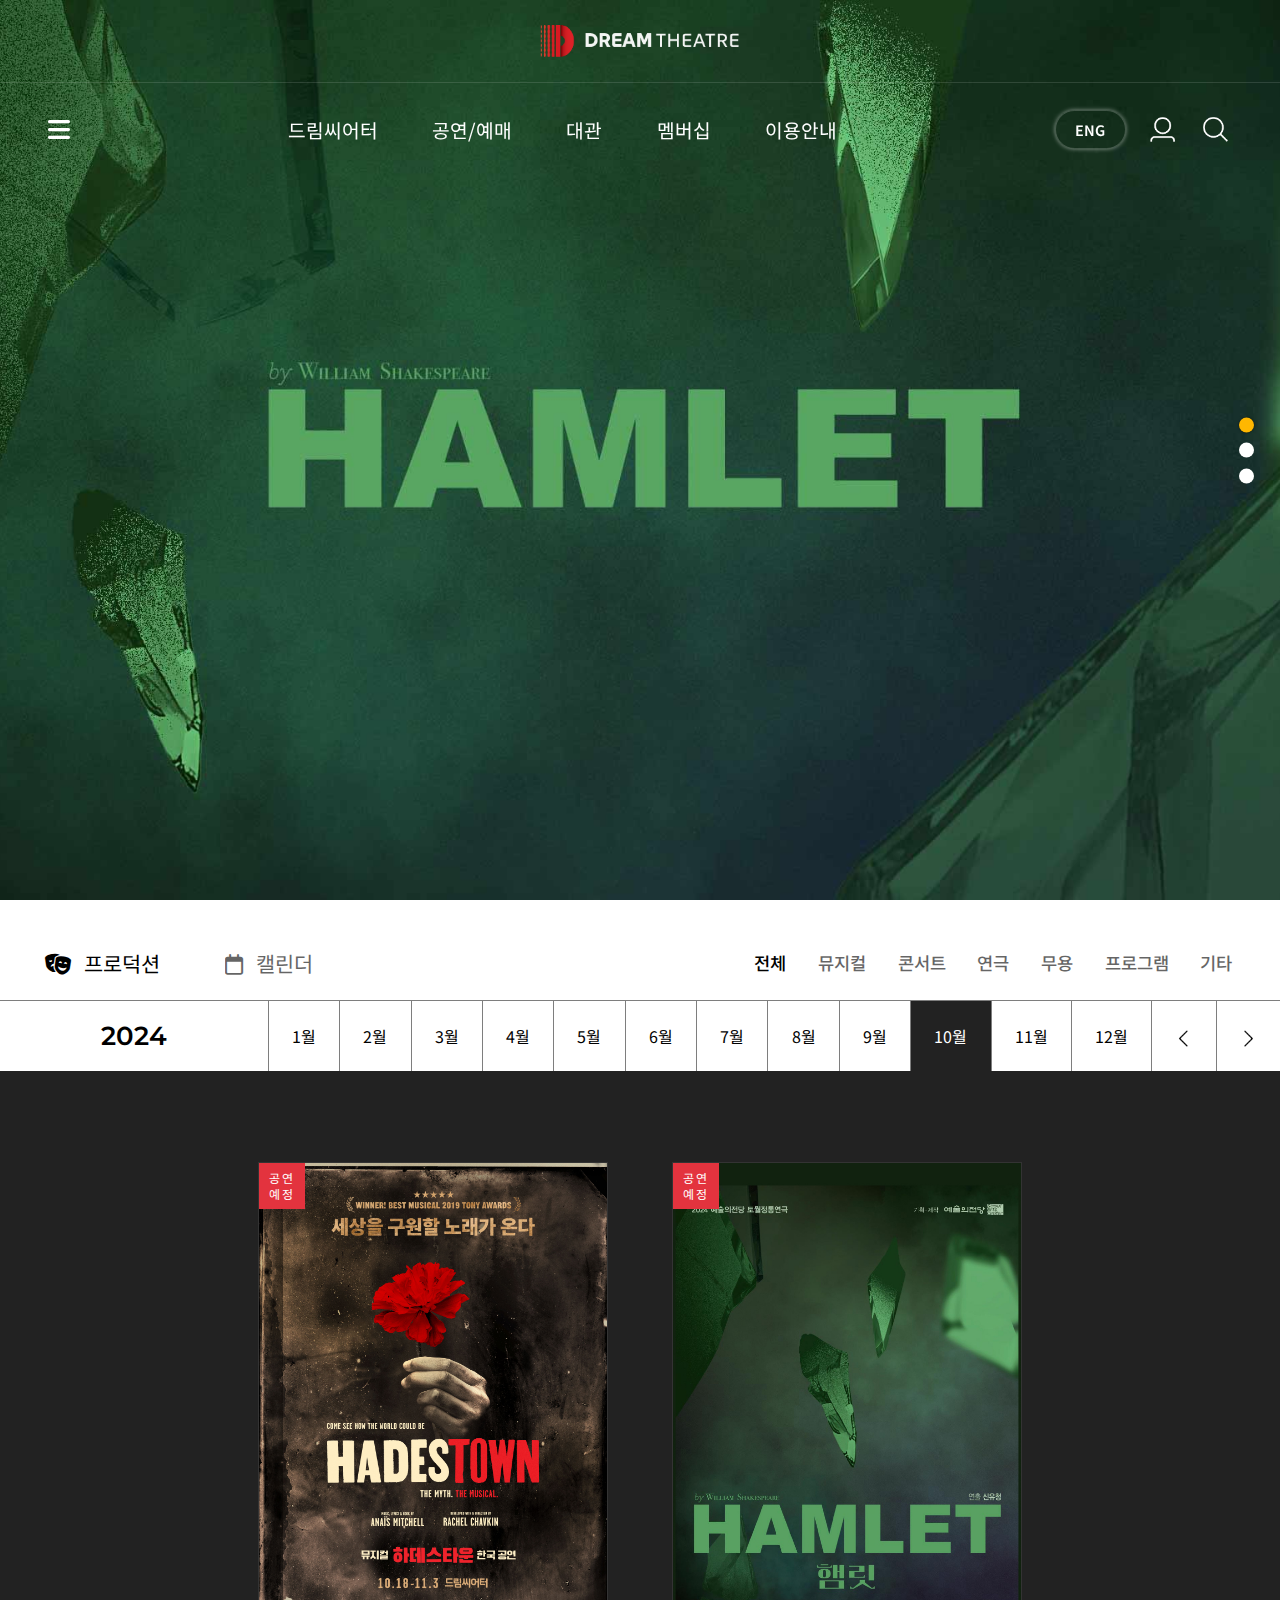
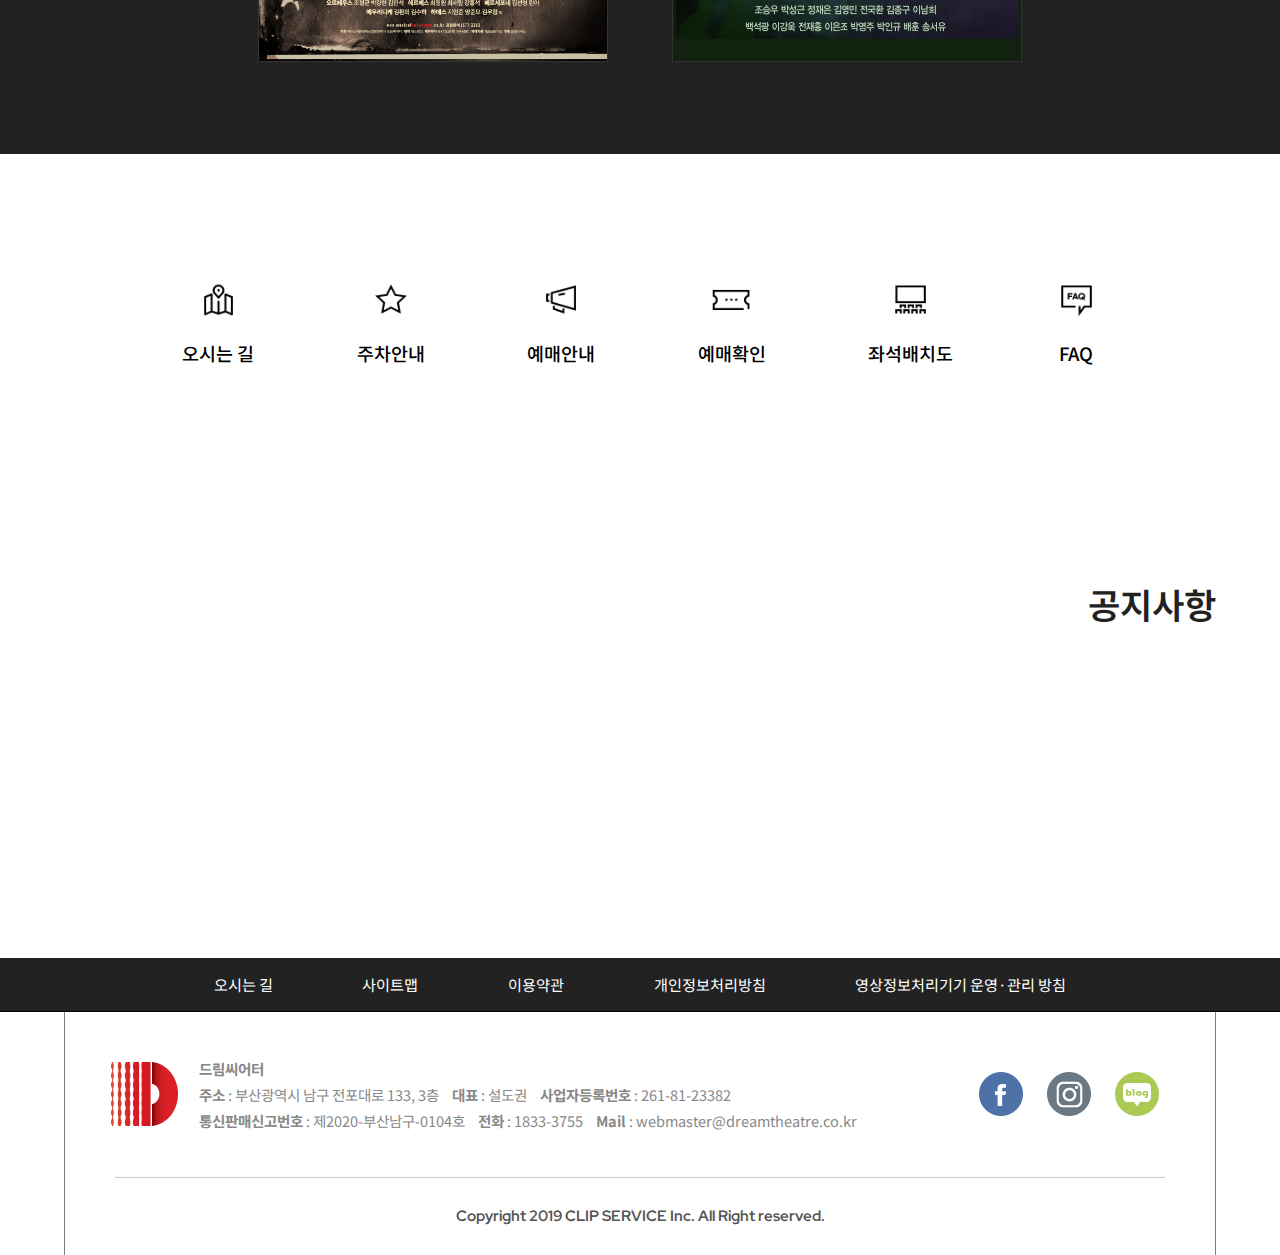
<file: index.html>
<!DOCTYPE html>
<html lang="en">
   <head>
      <meta charset="UTF-8" />
      <meta name="viewport" content="width=device-width, initial-scale=1.0" />
      <title>드림씨어터</title>
      <link rel="stylesheet" href="./css/header.css">
      <link rel="stylesheet" href="./css/reset.css" />
      <link rel="stylesheet" href="./css/style.css" />
      <link rel="stylesheet" href="./css/media.css" />
      <!-- AOS애니메이션 -->
      <link href="https://unpkg.com/aos@2.3.1/dist/aos.css" rel="stylesheet" />
      <script src="https://unpkg.com/aos@2.3.1/dist/aos.js"></script>
      <!-- 폰트어썸 cdn -->
      <link
         rel="stylesheet"
         href="https://cdnjs.cloudflare.com/ajax/libs/font-awesome/6.6.0/css/all.min.css"
      />
      <!-- 제이쿼리 -->
      <script src="https://code.jquery.com/jquery-3.7.1.min.js"></script>
   </head>
   <body>
      <!-- 랜딩 페이지 -->
      <div id="landing-wrap">
         <!-- 헤더 -->
         <header id="hd">
            <div class="hd_top">
               <h1 class="logo">
                  <a href="#"><img src="./image/Asset_logo.png" title="드림씨어터 로고" /></a>
               </h1>
            </div>
            <!-- 내비 -->
            <input type="checkbox" id="check" />
            <nav id="nav-menu">
               <label for="check">
                  <i class="fas fa-bars menu-btn"></i>
                  <i class="fas fa-times close-btn"></i>
               </label>
               <!-- 메뉴 -->
               <ul class="menu-bars">
                  <li class="menu-bar">
                     <a href="#">드림씨어터</a>
                     <div class="dropdown-menu">
                        <ul>
                           <li class="a"><a href="#">공연장소개</a></li>
                           <li class="a"><a href="#">공간안내</a></li>
                           <li class="a"><a href="#">좌석배치도</a></li>
                           <li class="a"><a href="#">부가서비스</a></li>
                           <li class="a"><a href="#">오시는길</a></li>
                        </ul>
                     </div>
                  </li>
                  <li class="menu-bar">
                     <a href="#">공연/예매</a>
                     <div class="dropdown-menu">
                        <ul>
                           <li class="a"><a href="#">공연안내</a></li>
                           <li class="a"><a href="#">시즌패키지</a></li>
                           <li class="a"><a href="#">공연일정</a></li>
                           <li class="a"><a href="#">예매안내</a></li>
                        </ul>
                     </div>
                  </li>
                  <li class="menu-bar">
                     <a href="#">대관</a>
                     <div class="dropdown-menu">
                        <ul>
                           <li class="a"><a href="#">대관절차</a></li>
                           <li class="a"><a href="#">대관시설</a></li>
                           <li class="a"><a href="#">대관료</a></li>
                        </ul>
                     </div>
                  </li>
                  <li class="menu-bar">
                     <a href="#">멤버십</a>
                     <div class="dropdown-menu">
                        <ul>
                           <li class="a"><a href="#">멤버십안내</a></li>
                           <li class="a"><a href="#">회원이벤트</a></li>
                        </ul>
                     </div>
                  </li>
                  <li class="menu-bar">
                     <a href="#">이용안내</a>
                     <div class="dropdown-menu">
                        <ul>
                           <li class="a"><a href="#">공지사항</a></li>
                           <li class="a"><a href="#">FAQ</a></li>
                           <li class="a"><a href="#">장애인이용안내</a></li>
                           <li class="a"><a href="#">제휴할인</a></li>
                           <li class="a"><a href="#">CONTACT US</a></li>
                        </ul>
                     </div>
                  </li>
               </ul>
               <!-- 아이콘 바 -->
               <ul class="icon-bar">
                  <li class="lang"><a href="#">ENG</a></li>
                  <li class="login">
                     <a href="#"><img src="./image/user-white.png" title="로그인" /></a>
                  </li>
                  <li class="search">
                     <a href="#"><img src="./image/search-white.png" title="검색" /></a>
                  </li>
               </ul>
            </nav>
            <!-- //내비 -->
         </header>
         <!-- //헤더 -->
         <!-- 메인 비주얼 -->
         <main>
            <!-- <div class="img-slider"></div> -->
            <div class="slide active">
               <img src="./image/mainVisual/hamelet.gif" alt="연극 햄릿(포스터)">
               <div class="main-info">
                  <h2>연극 <햄릿></h2>
                  <p>2024.10.04(금)-2024.10.05(토)</p>
                  <button>
                     바로가기
                     <img src="./image/next.png" alt="바로가기 화살표 아이콘" />
                  </button>
               </div>   
            </div> 
            <div class="slide">
               <img src="./image/mainVisual/red.jpg" alt="연극 레드(포스터)">
               <div class="main-info">
                  <h2>연극 <레드></h2>
                  <p>2024.10.11(금)-2024.10.12(토)</p>
                  <button>
                     바로가기
                     <img src="./image/next.png" alt="바로가기 화살표 아이콘" />
                  </button>
               </div>
            </div>
            <div class="slide">
               <img src="./image/mainVisual/phantomOf-100.jpg" alt="뮤지컬 오페라의 유령(포스터)">
               <div class="main-info">
                  <h2>뮤지컬 <오페라의 유령></h2>
                  <p>2024.12.13(금)-2024.12.22(일)</p>
                  <button>
                     바로가기
                     <img src="./image/next.png" alt="바로가기 화살표 아이콘" />
                  </button>
               </div>
            </div>
            <ul class="indicators">
               <li class="indicator active"></li>
               <li class="indicator"></li>
               <li class="indicator"></li>
            </ul>
         </main>
         <!-- //메인 비주얼 -->
      </div>
      <!-- 본문 -->
      <!-- 섹션1 -->
      <!-- 프로덕션 & 캘린더 -->
      <section class="section01">
         <!-- 프로덕션/캘린더 탭 내비 -->
         <div class="overviewNavi">
            <ul class="overview-tabs" role="tablist" aria-labelledby="year">
               <li>
                  <button
                     class="btn-menu-tab"
                     id="production"
                     role="tab"
                     aria-controls="tabContents-pd"
                     aria-selected="true"
                  >
                     <i class="fa-solid fa-masks-theater"></i>프로덕션
                  </button>
               </li>
               <li>
                  <button
                     class="btn-menu-tab"
                     id="calendar"
                     role="tab"
                     aria-controls="tabContents-cal"
                     aria-selected="false"
                  >
                     <i class="fa-regular fa-calendar"></i>캘린더
                  </button>
               </li>
            </ul>
            <div class="overview-filters">
               <button>전체</button>
               <button>뮤지컬</button>
               <button>콘서트</button>
               <button>연극</button>
               <button>무용</button>
               <button>프로그램</button>
               <button>기타</button>
            </div>
         </div>
         <!-- 월(月) 탭 내비 -->
         <div class="monthNavi">
            <h3 id="year">2024</h3>
            <ul class="month-tabs" role="tablist" aria-labelledby="year">
               <li>
                  <button id="tab-1" role="tab" aria-controls="tabPanel-01" aria-selected="false">
                     1월
                  </button>
               </li>
               <li>
                  <button id="tab-2" role="tab" aria-controls="tabPanel-02" aria-selected="false">
                     2월
                  </button>
               </li>
               <li>
                  <button id="tab-3" role="tab" aria-controls="tabPanel-03" aria-selected="false">
                     3월
                  </button>
               </li>
               <li>
                  <button id="tab-4" role="tab" aria-controls="tabPanel-04" aria-selected="false">
                     4월
                  </button>
               </li>
               <li>
                  <button id="tab-5" role="tab" aria-controls="tabPanel-05" aria-selected="false">
                     5월
                  </button>
               </li>
               <li>
                  <button id="tab-6" role="tab" aria-controls="tabPanel-06" aria-selected="false">
                     6월
                  </button>
               </li>
               <li class="july">
                  <button id="tab-7" role="tab" aria-controls="tabPanel-07" aria-selected="false">
                     7월
                  </button>
               </li>
               <li>
                  <button id="tab-8" role="tab" aria-controls="tabPanel-08" aria-selected="false">
                     8월
                  </button>
               </li>
               <li>
                  <button id="tab-9" role="tab" aria-controls="tabPanel-09" aria-selected="false">
                     9월
                  </button>
               </li>
               <li>
                  <button id="tab-10" role="tab" aria-controls="tabPanel-10" aria-selected="false">
                     10월
                  </button>
               </li>
               <li>
                  <button id="tab-11" role="tab" aria-controls="tabPanel-11" aria-selected="false">
                     11월
                  </button>
               </li>
               <li>
                  <button id="tab-12" role="tab" aria-controls="tabPanel-12" aria-selected="false">
                     12월
                  </button>
               </li>
               <li class="arr-prev">
                  <button id="tab-prev" role="button" class="arr">
                     <img src="./image/prev.png" alt="이전 화살표 아이콘" />
                  </button>
               </li>
               <li class="arr-next">
                  <button id="tab-next" role="button" class="arr">
                     <img src="./image/next.png" alt="다음 화살표 아이콘" />
                  </button>
               </li>
            </ul>
         </div>
         <!-- 탭 패널 -->
         <div class="tabContents" >
            <ul
               class="panelBox"
               id="tabPanel-01"
               role="tabpanel"
               tabindex="0"
               aria-labelledby="tab-1"
               hidden
            >
               <li
                  class="pdContent vacant"
                  id="tabContents-pd"
                  role="tabpanel"
                  tabindex="0"
                  aria-labelledby="production"
               >
                  해당 날짜에 공연이 없습니다.
               </li>
               <li
                  class="calContent"
                  id="tabContents-cal"
                  role="tabpanel"
                  tabindex="0"
                  aria-labelledby="calendar"
                  hidden
               >
                  해당 날짜에 공연이 없습니다.
               </li>
            </ul>
            <ul
               class="panelBox"
               id="tabPanel-02"
               role="tabpanel"
               tabindex="0"
               aria-labelledby="tab-2"
               hidden
            >
               <li
                  class="pdContent vacant"
                  id="tabContents-pd"
                  role="tabpanel"
                  tabindex="0"
                  aria-labelledby="production"
                  hidden
               >
                  해당 날짜에 공연이 없습니다.
               </li>
               <li
                  class="calContent"
                  id="tabContents-cal"
                  role="tabpanel"
                  tabindex="0"
                  aria-labelledby="calendar"
                  hidden
               >
                  해당 날짜에 공연이 없습니다.
               </li>
            </ul>
            <ul
               class="panelBox"
               id="tabPanel-03"
               role="tabpanel"
               tabindex="0"
               aria-labelledby="tab-3"
               hidden
            >
               <li
                  class="pdContent"
                  id="tabContents-pd"
                  role="tabpanel"
                  tabindex="0"
                  aria-labelledby="production"
                  hidden
               >
                  <a class="poster" href="#">
                     <img src="./image/poster/rebecca03.jpg" alt="뮤지컬 레베카 포스터" />
                     <div class="overlay">
                        <p>Musical</p>
                        <p>레베카</p>
                        <p>0302 - 0310</p>
                        <button>TICKET</button>
                     </div>
                  </a>
               </li>
               <li
                  class="calContent"
                  id="tabContents-cal"
                  role="tabpanel"
                  tabindex="0"
                  aria-labelledby="calendar"
                  hidden
               >
                  <a href="#">
                     <div class="date">
                        <p>03-02 (토)</p>
                        <p>14:00</p>
                     </div>
                     <div class="playttl">
                        <p>뮤지컬 <레베카> 10주년 기념공연 앙코르</p>
                     </div>
                     <div class="book-btn">
                        <img class="black" src="./image/ticket-black.png" alt="티켓 아이콘" />
                        <img class="white" src="./image/ticket-white.png" alt="티켓 아이콘" />
                     </div>
                  </a>
                  <a href="#">
                     <div class="date">
                        <p>03-02 (토)</p>
                        <p>19:00</p>
                     </div>
                     <div class="playttl">
                        <p>뮤지컬 <레베카> 10주년 기념공연 앙코르</p>
                     </div>
                     <div class="book-btn">
                        <img class="black" src="./image/ticket-black.png" alt="티켓 아이콘" />
                        <img class="white" src="./image/ticket-white.png" alt="티켓 아이콘" />
                     </div>
                  </a>
                  <a href="#">
                     <div class="date">
                        <p>03-03 (일)</p>
                        <p>14:00</p>
                     </div>
                     <div class="playttl">
                        <p>뮤지컬 <레베카> 10주년 기념공연 앙코르</p>
                     </div>
                     <div class="book-btn">
                        <img class="black" src="./image/ticket-black.png" alt="티켓 아이콘" />
                        <img class="white" src="./image/ticket-white.png" alt="티켓 아이콘" />
                     </div>
                  </a>
                  <a href="#">
                     <div class="date">
                        <p>03-03 (일)</p>
                        <p>19:00</p>
                     </div>
                     <div class="playttl">
                        <p>뮤지컬 <레베카> 10주년 기념공연 앙코르</p>
                     </div>
                     <div class="book-btn">
                        <img class="black" src="./image/ticket-black.png" alt="티켓 아이콘" />
                        <img class="white" src="./image/ticket-white.png" alt="티켓 아이콘" />
                     </div>
                  </a>
                  <a href="#">
                     <div class="date">
                        <p>03-09 (토)</p>
                        <p>14:00</p>
                     </div>
                     <div class="playttl">
                        <p>뮤지컬 <레베카> 10주년 기념공연 앙코르</p>
                     </div>
                     <div class="book-btn">
                        <img class="black" src="./image/ticket-black.png" alt="티켓 아이콘" />
                        <img class="white" src="./image/ticket-white.png" alt="티켓 아이콘" />
                     </div>
                  </a>
                  <a href="#">
                     <div class="date">
                        <p>03-09 (토)</p>
                        <p>19:00</p>
                     </div>
                     <div class="playttl">
                        <p>뮤지컬 <레베카> 10주년 기념공연 앙코르</p>
                     </div>
                     <div class="book-btn">
                        <img class="black" src="./image/ticket-black.png" alt="티켓 아이콘" />
                        <img class="white" src="./image/ticket-white.png" alt="티켓 아이콘" />
                     </div>
                  </a>
                  <a href="#">
                     <div class="date">
                        <p>03-10 (일)</p>
                        <p>14:00</p>
                     </div>
                     <div class="playttl">
                        <p>뮤지컬 <레베카> 10주년 기념공연 앙코르</p>
                     </div>
                     <div class="book-btn">
                        <img class="black" src="./image/ticket-black.png" alt="티켓 아이콘" />
                        <img class="white" src="./image/ticket-white.png" alt="티켓 아이콘" />
                     </div>
                  </a>
                  <a href="#">
                     <div class="date">
                        <p>03-10 (일)</p>
                        <p>19:00</p>
                     </div>
                     <div class="playttl">
                        <p>뮤지컬 <레베카> 10주년 기념공연 앙코르</p>
                     </div>
                     <div class="book-btn">
                        <img class="black" src="./image/ticket-black.png" alt="티켓 아이콘" />
                        <img class="white" src="./image/ticket-white.png" alt="티켓 아이콘" />
                     </div>
                  </a>
               </li>
            </ul>
            <ul
               class="panelBox"
               id="tabPanel-04"
               role="tabpanel"
               tabindex="0"
               aria-labelledby="tab-4"
               hidden
            >
               <li
                  class="pdContent"
                  id="tabContents-pd"
                  role="tabpanel"
                  tabindex="0"
                  aria-labelledby="production"
                  hidden
               >
                  <a class="poster" href="#">
                     <img src="./image/poster/dreamClass04.jpg" alt="드림클래스 포스터" />
                     <div class="overlay">
                        <p>Program</p>
                        <p>드림 클래스</p>
                        <p>0408 - 0422</p>
                        <button>TICKET</button>
                     </div>
                  </a>
                  <a class="poster" href="#">
                     <img src="./image/poster/TheOriginal04.jpeg" alt="김범수 콘서트 포스터" />
                     <div class="overlay">
                        <p>Concert</p>
                        <p>김범수 콘서트<br /><여행, The Original></p>
                        <p>0420 - 0420</p>
                        <button>TICKET</button>
                     </div>
                  </a>
               </li>
               <li
                  class="calContent"
                  id="tabContents-cal"
                  role="tabpanel"
                  tabindex="0"
                  aria-labelledby="calendar"
                  hidden
               >
                  <a href="#">
                     <div class="date">
                        <p>04-08 (월)</p>
                        <p>07:30</p>
                     </div>
                     <div class="playttl">
                        <p>드림씨어터 개관 5주년 기념 드림 클래스</p>
                     </div>
                     <div class="book-btn">
                        <img class="black" src="./image/ticket-black.png" alt="티켓 아이콘" />
                        <img class="white" src="./image/ticket-white.png" alt="티켓 아이콘" />
                     </div>
                  </a>
                  <a href="#">
                     <div class="date">
                        <p>04-20 (월)</p>
                        <p>07:30</p>
                     </div>
                     <div class="playttl">
                        <p>드림씨어터 개관 5주년 기념 드림 클래스</p>
                     </div>
                     <div class="book-btn">
                        <img class="black" src="./image/ticket-black.png" alt="티켓 아이콘" />
                        <img class="white" src="./image/ticket-white.png" alt="티켓 아이콘" />
                     </div>
                  </a>
                  <a href="#">
                     <div class="date">
                        <p>04-20 (토)</p>
                        <p>18:00</p>
                     </div>
                     <div class="playttl">
                        <p>2024 김범수 콘서트 <여행, The Original></p>
                     </div>
                     <div class="book-btn">
                        <img class="black" src="./image/ticket-black.png" alt="티켓 아이콘" />
                        <img class="white" src="./image/ticket-white.png" alt="티켓 아이콘" />
                     </div>
                  </a>
               </li>
            </ul>
            <ul
               class="panelBox"
               id="tabPanel-05"
               role="tabpanel"
               tabindex="0"
               aria-labelledby="tab-5"
               hidden
            >
               <li
                  class="pdContent"
                  id="tabContents-pd"
                  role="tabpanel"
                  tabindex="0"
                  aria-labelledby="production"
                  hidden
               >
                  <a class="poster" href="#">
                     <img src="./image/poster/leeMoonSae05.jpg" alt="이문세 콘서트 포스터" />
                     <div class="overlay">
                        <p>Conert</p>
                        <p>Theatre 이문세</p>
                        <p>0503 - 0518</p>
                        <button>TICKET</button>
                     </div>
                  </a>
                  <a class="poster" href="#">
                     <img src="./image/poster/romeoJuliet05.jpg" alt="발레 로미오와 줄리엣 포스터" />
                     <div class="overlay">
                        <p>Dance</p>
                        <p>매튜 본의<br />'로미오와 줄리엣'</p>
                        <p>0523 - 0526</p>
                        <button>TICKET</button>
                     </div>
                  </a>
               </li>
               <li
                  class="calContent"
                  id="tabContents-cal"
                  role="tabpanel"
                  tabindex="0"
                  aria-labelledby="calendar"
                  hidden
               >
                  <a href="#">
                     <div class="date">
                        <p>05-03 (금)</p>
                        <p>19:30</p>
                     </div>
                     <div class="playttl">
                        <p>2024 Theatre 이문세</p>
                     </div>
                     <div class="book-btn">
                        <img class="black" src="./image/ticket-black.png" alt="티켓 아이콘" />
                        <img class="white" src="./image/ticket-white.png" alt="티켓 아이콘" />
                     </div>
                  </a>
                  <a href="#">
                     <div class="date">
                        <p>05-04 (토)</p>
                        <p>18:00</p>
                     </div>
                     <div class="playttl">
                        <p>2024 Theatre 이문세</p>
                     </div>
                     <div class="book-btn">
                        <img class="black" src="./image/ticket-black.png" alt="티켓 아이콘" />
                        <img class="white" src="./image/ticket-white.png" alt="티켓 아이콘" />
                     </div>
                  </a>
                  <a href="#">
                     <div class="date">
                        <p>05-10 (금)</p>
                        <p>19:30</p>
                     </div>
                     <div class="playttl">
                        <p>2024 Theatre 이문세</p>
                     </div>
                     <div class="book-btn">
                        <img class="black" src="./image/ticket-black.png" alt="티켓 아이콘" />
                        <img class="white" src="./image/ticket-white.png" alt="티켓 아이콘" />
                     </div>
                  </a>
                  <a href="#">
                     <div class="date">
                        <p>05-11 (토)</p>
                        <p>18:00</p>
                     </div>
                     <div class="playttl">
                        <p>2024 Theatre 이문세</p>
                     </div>
                     <div class="book-btn">
                        <img class="black" src="./image/ticket-black.png" alt="티켓 아이콘" />
                        <img class="white" src="./image/ticket-white.png" alt="티켓 아이콘" />
                     </div>
                  </a>
                  <a href="#">
                     <div class="date">
                        <p>05-17 (금)</p>
                        <p>19:30</p>
                     </div>
                     <div class="playttl">
                        <p>2024 Theatre 이문세</p>
                     </div>
                     <div class="book-btn">
                        <img class="black" src="./image/ticket-black.png" alt="티켓 아이콘" />
                        <img class="white" src="./image/ticket-white.png" alt="티켓 아이콘" />
                     </div>
                  </a>
                  <a href="#">
                     <div class="date">
                        <p>05-18 (토)</p>
                        <p>18:00</p>
                     </div>
                     <div class="playttl">
                        <p>2024 Theatre 이문세</p>
                     </div>
                     <div class="book-btn">
                        <img class="black" src="./image/ticket-black.png" alt="티켓 아이콘" />
                        <img class="white" src="./image/ticket-white.png" alt="티켓 아이콘" />
                     </div>
                  </a>
                  <a href="#">
                     <div class="date">
                        <p>05-23 (목)</p>
                        <p>19:30</p>
                     </div>
                     <div class="playttl">
                        <p>매튜 본의 '로미오와 줄리엣'</p>
                     </div>
                     <div class="book-btn">
                        <img class="black" src="./image/ticket-black.png" alt="티켓 아이콘" />
                        <img class="white" src="./image/ticket-white.png" alt="티켓 아이콘" />
                     </div>
                  </a>
                  <a href="#">
                     <div class="date">
                        <p>05-24 (금)</p>
                        <p>14:30</p>
                     </div>
                     <div class="playttl">
                        <p>매튜 본의 '로미오와 줄리엣'</p>
                     </div>
                     <div class="book-btn">
                        <img class="black" src="./image/ticket-black.png" alt="티켓 아이콘" />
                        <img class="white" src="./image/ticket-white.png" alt="티켓 아이콘" />
                     </div>
                  </a>
                  <a href="#">
                     <div class="date">
                        <p>05-24 (금)</p>
                        <p>19:30</p>
                     </div>
                     <div class="playttl">
                        <p>매튜 본의 '로미오와 줄리엣'</p>
                     </div>
                     <div class="book-btn">
                        <img class="black" src="./image/ticket-black.png" alt="티켓 아이콘" />
                        <img class="white" src="./image/ticket-white.png" alt="티켓 아이콘" />
                     </div>
                  </a>
                  <a href="#">
                     <div class="date">
                        <p>05-25 (토)</p>
                        <p>14:00</p>
                     </div>
                     <div class="playttl">
                        <p>매튜 본의 '로미오와 줄리엣'</p>
                     </div>
                     <div class="book-btn">
                        <img class="black" src="./image/ticket-black.png" alt="티켓 아이콘" />
                        <img class="white" src="./image/ticket-white.png" alt="티켓 아이콘" />
                     </div>
                  </a>
                  <a href="#">
                     <div class="date">
                        <p>05-25 (토)</p>
                        <p>19:00</p>
                     </div>
                     <div class="playttl">
                        <p>매튜 본의 '로미오와 줄리엣'</p>
                     </div>
                     <div class="book-btn">
                        <img class="black" src="./image/ticket-black.png" alt="티켓 아이콘" />
                        <img class="white" src="./image/ticket-white.png" alt="티켓 아이콘" />
                     </div>
                  </a>
                  <a href="#">
                     <div class="date">
                        <p>05-26 (일)</p>
                        <p>14:00</p>
                     </div>
                     <div class="playttl">
                        <p>매튜 본의 '로미오와 줄리엣'</p>
                     </div>
                     <div class="book-btn">
                        <img class="black" src="./image/ticket-black.png" alt="티켓 아이콘" />
                        <img class="white" src="./image/ticket-white.png" alt="티켓 아이콘" />
                     </div>
                  </a>
               </li>
            </ul>
            <ul
               class="panelBox"
               id="tabPanel-06"
               role="tabpanel"
               tabindex="0"
               aria-labelledby="tab-6"
               hidden
            >
               <li
                  class="pdContent"
                  id="tabContents-pd"
                  role="tabpanel"
                  tabindex="0"
                  aria-labelledby="production"
                  hidden
               >
                  <a class="poster" href="#">
                     <img src="./image/poster/nctWish06.jpg" alt="NCT 콘서트 포스터" />
                     <div class="overlay">
                        <p>Concert</p>
                        <p>NCT WISH ： SCHOOL of WISH</p>
                        <p>0601 - 0601</p>
                        <button>TICKET</button>
                     </div>
                  </a>
               </li>
               <li
                  class="calContent"
                  id="tabContents-cal"
                  role="tabpanel"
                  tabindex="0"
                  aria-labelledby="calendar"
                  hidden
               >
                  <a href="#">
                     <div class="date">
                        <p>06-01 (토)</p>
                        <p>14:00</p>
                     </div>
                     <div class="playttl">
                        <p>NCT WISH ： SCHOOL of WISH</p>
                     </div>
                     <div class="book-btn">
                        <img class="black" src="./image/ticket-black.png" alt="티켓 아이콘" />
                        <img class="white" src="./image/ticket-white.png" alt="티켓 아이콘" />
                     </div>
                  </a>
                  <a href="#">
                     <div class="date">
                        <p>06-01 (토)</p>
                        <p>19:00</p>
                     </div>
                     <div class="playttl">
                        <p>NCT WISH ： SCHOOL of WISH</p>
                     </div>
                     <div class="book-btn">
                        <img class="black" src="./image/ticket-black.png" alt="티켓 아이콘" />
                        <img class="white" src="./image/ticket-white.png" alt="티켓 아이콘" />
                     </div>
                  </a>
               </li>
            </ul>
            <ul
               class="panelBox"
               id="tabPanel-07"
               role="tabpanel"
               tabindex="0"
               aria-labelledby="tab-7"
               hidden
            >
               <li
                  class="pdContent"
                  id="tabContents-pd"
                  role="tabpanel"
                  tabindex="0"
                  aria-labelledby="production"
                  hidden
               >
                  <a class="poster" href="#">
                     <img src="./image/poster/DearEvanHansen07.jpg" alt="뮤지컬 디어 에반 헨슨 포스터" />
                     <div class="overlay">
                        <p>Musical</p>
                        <p>디어 에반 헨슨</p>
                        <p>0704 - 0721</p>
                        <button>TICKET</button>
                     </div>
                  </a>
               </li>
               <li
                  class="calContent"
                  id="tabContents-cal"
                  role="tabpanel"
                  tabindex="0"
                  aria-labelledby="calendar"
                  hidden
               >
                  <a href="#">
                     <div class="date">
                        <p>07-04 (목)</p>
                        <p>19:30</p>
                     </div>
                     <div class="playttl">
                        <p>뮤지컬 ＜디어 에반 핸슨＞</p>
                     </div>
                     <div class="book-btn">
                        <img class="black" src="./image/ticket-black.png" alt="티켓 아이콘" />
                        <img class="white" src="./image/ticket-white.png" alt="티켓 아이콘" />
                     </div>
                  </a>
                  <a href="#">
                     <div class="date">
                        <p>07-05 (금)</p>
                        <p>14:30</p>
                     </div>
                     <div class="playttl">
                        <p>뮤지컬 ＜디어 에반 핸슨＞</p>
                     </div>
                     <div class="book-btn">
                        <img class="black" src="./image/ticket-black.png" alt="티켓 아이콘" />
                        <img class="white" src="./image/ticket-white.png" alt="티켓 아이콘" />
                     </div>
                  </a>
                  <a href="#">
                     <div class="date">
                        <p>07-05 (금)</p>
                        <p>19:30</p>
                     </div>
                     <div class="playttl">
                        <p>뮤지컬 ＜디어 에반 핸슨＞</p>
                     </div>
                     <div class="book-btn">
                        <img class="black" src="./image/ticket-black.png" alt="티켓 아이콘" />
                        <img class="white" src="./image/ticket-white.png" alt="티켓 아이콘" />
                     </div>
                  </a>
                  <a href="#">
                     <div class="date">
                        <p>07-06 (토)</p>
                        <p>14:00</p>
                     </div>
                     <div class="playttl">
                        <p>뮤지컬 ＜디어 에반 핸슨＞</p>
                     </div>
                     <div class="book-btn">
                        <img class="black" src="./image/ticket-black.png" alt="티켓 아이콘" />
                        <img class="white" src="./image/ticket-white.png" alt="티켓 아이콘" />
                     </div>
                  </a>
                  <a href="#">
                     <div class="date">
                        <p>07-06 (토)</p>
                        <p>19:00</p>
                     </div>
                     <div class="playttl">
                        <p>뮤지컬 ＜디어 에반 핸슨＞</p>
                     </div>
                     <div class="book-btn">
                        <img class="black" src="./image/ticket-black.png" alt="티켓 아이콘" />
                        <img class="white" src="./image/ticket-white.png" alt="티켓 아이콘" />
                     </div>
                  </a>
                  <a href="#">
                     <div class="date">
                        <p>07-07 (일)</p>
                        <p>15:00</p>
                     </div>
                     <div class="playttl">
                        <p>뮤지컬 ＜디어 에반 핸슨＞</p>
                     </div>
                     <div class="book-btn">
                        <img class="black" src="./image/ticket-black.png" alt="티켓 아이콘" />
                        <img class="white" src="./image/ticket-white.png" alt="티켓 아이콘" />
                     </div>
                  </a>
                  <a href="#">
                     <div class="date">
                        <p>07-13 (토)</p>
                        <p>14:00</p>
                     </div>
                     <div class="playttl">
                        <p>뮤지컬 ＜디어 에반 핸슨＞</p>
                     </div>
                     <div class="book-btn">
                        <img class="black" src="./image/ticket-black.png" alt="티켓 아이콘" />
                        <img class="white" src="./image/ticket-white.png" alt="티켓 아이콘" />
                     </div>
                  </a>
                  <a href="#">
                     <div class="date">
                        <p>07-13 (토)</p>
                        <p>19:00</p>
                     </div>
                     <div class="playttl">
                        <p>뮤지컬 ＜디어 에반 핸슨＞</p>
                     </div>
                     <div class="book-btn">
                        <img class="black" src="./image/ticket-black.png" alt="티켓 아이콘" />
                        <img class="white" src="./image/ticket-white.png" alt="티켓 아이콘" />
                     </div>
                  </a>
                  <a href="#">
                     <div class="date">
                        <p>07-14 (일)</p>
                        <p>14:00</p>
                     </div>
                     <div class="playttl">
                        <p>뮤지컬 ＜디어 에반 핸슨＞</p>
                     </div>
                     <div class="book-btn">
                        <img class="black" src="./image/ticket-black.png" alt="티켓 아이콘" />
                        <img class="white" src="./image/ticket-white.png" alt="티켓 아이콘" />
                     </div>
                  </a>
                  <a href="#">
                     <div class="date">
                        <p>07-14 (일)</p>
                        <p>19:00</p>
                     </div>
                     <div class="playttl">
                        <p>뮤지컬 ＜디어 에반 핸슨＞</p>
                     </div>
                     <div class="book-btn">
                        <img class="black" src="./image/ticket-black.png" alt="티켓 아이콘" />
                        <img class="white" src="./image/ticket-white.png" alt="티켓 아이콘" />
                     </div>
                  </a>
                  <a href="#">
                     <div class="date">
                        <p>07-20 (토)</p>
                        <p>14:00</p>
                     </div>
                     <div class="playttl">
                        <p>뮤지컬 ＜디어 에반 핸슨＞</p>
                     </div>
                     <div class="book-btn">
                        <img class="black" src="./image/ticket-black.png" alt="티켓 아이콘" />
                        <img class="white" src="./image/ticket-white.png" alt="티켓 아이콘" />
                     </div>
                  </a>
                  <a href="#">
                     <div class="date">
                        <p>07-20 (토)</p>
                        <p>19:00</p>
                     </div>
                     <div class="playttl">
                        <p>뮤지컬 ＜디어 에반 핸슨＞</p>
                     </div>
                     <div class="book-btn">
                        <img class="black" src="./image/ticket-black.png" alt="티켓 아이콘" />
                        <img class="white" src="./image/ticket-white.png" alt="티켓 아이콘" />
                     </div>
                  </a>
                  <a href="#">
                     <div class="date">
                        <p>07-21 (일)</p>
                        <p>14:00</p>
                     </div>
                     <div class="playttl">
                        <p>뮤지컬 ＜디어 에반 핸슨＞</p>
                     </div>
                     <div class="book-btn">
                        <img class="black" src="./image/ticket-black.png" alt="티켓 아이콘" />
                        <img class="white" src="./image/ticket-white.png" alt="티켓 아이콘" />
                     </div>
                  </a>
                  <a href="#">
                     <div class="date">
                        <p>07-21 (일)</p>
                        <p>19:00</p>
                     </div>
                     <div class="playttl">
                        <p>뮤지컬 ＜디어 에반 핸슨＞</p>
                     </div>
                     <div class="book-btn">
                        <img class="black" src="./image/ticket-black.png" alt="티켓 아이콘" />
                        <img class="white" src="./image/ticket-white.png" alt="티켓 아이콘" />
                     </div>
                  </a>
               </li>
            </ul>
            <ul
               class="panelBox"
               id="tabPanel-08"
               role="tabpanel"
               tabindex="0"
               aria-labelledby="tab-8"
               hidden
            >
               <li
                  class="pdContent"
                  id="tabContents-pd"
                  role="tabpanel"
                  tabindex="0"
                  aria-labelledby="production"
                  hidden
               >
                  <a class="poster" href="#">
                     <img src="./image/poster/theMagicStar08.jpg" alt="더매직스타 콘서트 포스터" />
                     <div class="overlay">
                        <p>Concert</p>
                        <p>더매직스타</p>
                        <p>0809 - 0811</p>
                        <button>TICKET</button>
                     </div>
                  </a>
               </li>
               <li
                  class="calContent"
                  id="tabContents-cal"
                  role="tabpanel"
                  tabindex="0"
                  aria-labelledby="calendar"
                  hidden
               >
                  <a href="#">
                     <div class="date">
                        <p>08-09 (금)</p>
                        <p>19:30</p>
                     </div>
                     <div class="playttl">
                        <p><더매직스타> TOP7 전국투어 매직쇼</p>
                     </div>
                     <div class="book-btn">
                        <img class="black" src="./image/ticket-black.png" alt="티켓 아이콘" />
                        <img class="white" src="./image/ticket-white.png" alt="티켓 아이콘" />
                     </div>
                  </a>
                  <a href="#">
                     <div class="date">
                        <p>08-10 (토)</p>
                        <p>14:00</p>
                     </div>
                     <div class="playttl">
                        <p><더매직스타> TOP7 전국투어 매직쇼</p>
                     </div>
                     <div class="book-btn">
                        <img class="black" src="./image/ticket-black.png" alt="티켓 아이콘" />
                        <img class="white" src="./image/ticket-white.png" alt="티켓 아이콘" />
                     </div>
                  </a>
                  <a href="#">
                     <div class="date">
                        <p>08-10 (토)</p>
                        <p>19:00</p>
                     </div>
                     <div class="playttl">
                        <p><더매직스타> TOP7 전국투어 매직쇼</p>
                     </div>
                     <div class="book-btn">
                        <img class="black" src="./image/ticket-black.png" alt="티켓 아이콘" />
                        <img class="white" src="./image/ticket-white.png" alt="티켓 아이콘" />
                     </div>
                  </a>
                  <a href="#">
                     <div class="date">
                        <p>08-11 (일)</p>
                        <p>14:00</p>
                     </div>
                     <div class="playttl">
                        <p><더매직스타> TOP7 전국투어 매직쇼</p>
                     </div>
                     <div class="book-btn">
                        <img class="black" src="./image/ticket-black.png" alt="티켓 아이콘" />
                        <img class="white" src="./image/ticket-white.png" alt="티켓 아이콘" />
                     </div>
                  </a>
                  <a href="#">
                     <div class="date">
                        <p>08-11 (일)</p>
                        <p>18:30</p>
                     </div>
                     <div class="playttl">
                        <p><더매직스타> TOP7 전국투어 매직쇼</p>
                     </div>
                     <div class="book-btn">
                        <img class="black" src="./image/ticket-black.png" alt="티켓 아이콘" />
                        <img class="white" src="./image/ticket-white.png" alt="티켓 아이콘" />
                     </div>
                  </a>
               </li>
            </ul>
            <ul
               class="panelBox"
               id="tabPanel-09"
               role="tabpanel"
               tabindex="0"
               aria-labelledby="tab-9"
               hidden
            >
               <li
                  class="pdContent"
                  id="tabContents-pd"
                  role="tabpanel"
                  tabindex="0"
                  aria-labelledby="production"
                  hidden
               >
                  <a class="poster" href="#">
                     <em
                        >공연 <br />
                        예정</em
                     >
                     <img src="./image/poster/jangWoo09.jpeg" alt="장우영 팬미팅 포스터" />
                     <div class="overlay">
                        <p>Meeting</p>
                        <p>Jang Wooyoung Fan Meeting<br />＜Be Young＞</p>
                        <p>0928 - 0929</p>
                        <button>TICKET</button>
                     </div>
                  </a>
               </li>
               <li
                  class="calContent"
                  id="tabContents-cal"
                  role="tabpanel"
                  tabindex="0"
                  aria-labelledby="calendar"
                  hidden
               >
                  <a href="#">
                     <div class="date">
                        <p>09-28 (토)</p>
                        <p>18:00</p>
                     </div>
                     <div class="playttl">
                        <p>2024 Jang Wooyoung Fan Meeting ＜Be Young＞ in BUSAN</p>
                     </div>
                     <div class="book-btn">
                        <img class="black" src="./image/ticket-black.png" alt="티켓 아이콘" />
                        <img class="white" src="./image/ticket-white.png" alt="티켓 아이콘" />
                     </div>
                  </a>
                  <a href="#">
                     <div class="date">
                        <p>09-29 (일)</p>
                        <p>17:00</p>
                     </div>
                     <div class="playttl">
                        <p>2024 Jang Wooyoung Fan Meeting ＜Be Young＞ in BUSAN</p>
                     </div>
                     <div class="book-btn">
                        <img class="black" src="./image/ticket-black.png" alt="티켓 아이콘" />
                        <img class="white" src="./image/ticket-white.png" alt="티켓 아이콘" />
                     </div>
                  </a>
               </li>
            </ul>
            <ul
               class="panelBox"
               id="tabPanel-10"
               role="tabpanel"
               tabindex="0"
               aria-labelledby="tab-10"
               hidden
            >
               <li
                  class="pdContent"
                  id="tabContents-pd"
                  role="tabpanel"
                  tabindex="0"
                  aria-labelledby="production"
                  hidden
               >
                  <a class="poster" href="#">
                     <em
                        >공연 <br />
                        예정</em
                     >
                     <img src="./image/poster/hades1011.jpg" alt="뮤지컬 하데스타운 포스터" />
                     <div class="overlay">
                        <p>Musical</p>
                        <p>하데스타운</p>
                        <p>1018 - 1103</p>
                        <button>TICKET</button>
                     </div>
                  </a>
                  <a class="poster" href="#">
                     <em
                        >공연 <br />
                        예정</em
                     >
                     <img src="./image/poster/hamlet10.jpg" alt="연극 햄릿 포스터" />
                     <div class="overlay">
                        <p>Theatre</p>
                        <p>햄릿</p>
                        <p>1004 - 1006</p>
                        <button>TICKET</button>
                     </div>
                  </a>
               </li>
               <li
                  class="calContent"
                  id="tabContents-cal"
                  role="tabpanel"
                  tabindex="0"
                  aria-labelledby="calendar"
                  hidden
               >
                  <a href="#">
                     <div class="date">
                        <p>10-04 (금)</p>
                        <p>19:30</p>
                     </div>
                     <div class="playttl">
                        <p>연극 <햄릿></p>
                     </div>
                     <div class="book-btn">
                        <img class="black" src="./image/ticket-black.png" alt="티켓 아이콘" />
                        <img class="white" src="./image/ticket-white.png" alt="티켓 아이콘" />
                     </div>
                  </a>
                  <a href="#">
                     <div class="date">
                        <p>10-05 (토)</p>
                        <p>14:00</p>
                     </div>
                     <div class="playttl">
                        <p>연극 <햄릿></p>
                     </div>
                     <div class="book-btn">
                        <img class="black" src="./image/ticket-black.png" alt="티켓 아이콘" />
                        <img class="white" src="./image/ticket-white.png" alt="티켓 아이콘" />
                     </div>
                  </a>
                  <a href="#">
                     <div class="date">
                        <p>10-05 (토)</p>
                        <p>19:00</p>
                     </div>
                     <div class="playttl">
                        <p>연극 <햄릿></p>
                     </div>
                     <div class="book-btn">
                        <img class="black" src="./image/ticket-black.png" alt="티켓 아이콘" />
                        <img class="white" src="./image/ticket-white.png" alt="티켓 아이콘" />
                     </div>
                  </a>
                  <a href="#">
                     <div class="date">
                        <p>10-06 (일)</p>
                        <p>14:00</p>
                     </div>
                     <div class="playttl">
                        <p>연극 <햄릿></p>
                     </div>
                     <div class="book-btn">
                        <img class="black" src="./image/ticket-black.png" alt="티켓 아이콘" />
                        <img class="white" src="./image/ticket-white.png" alt="티켓 아이콘" />
                     </div>
                  </a>
                  <a href="#">
                     <div class="date">
                        <p>10-06 (일)</p>
                        <p>19:00</p>
                     </div>
                     <div class="playttl">
                        <p>연극 <햄릿></p>
                     </div>
                     <div class="book-btn">
                        <img class="black" src="./image/ticket-black.png" alt="티켓 아이콘" />
                        <img class="white" src="./image/ticket-white.png" alt="티켓 아이콘" />
                     </div>
                  </a>
                  <a href="#">
                     <div class="date">
                        <p>10-18 (금)</p>
                        <p>19:30</p>
                     </div>
                     <div class="playttl">
                        <p>뮤지컬 <하데스타운></p>
                     </div>
                     <div class="book-btn">
                        <img class="black" src="./image/ticket-black.png" alt="티켓 아이콘" />
                        <img class="white" src="./image/ticket-white.png" alt="티켓 아이콘" />
                     </div>
                  </a>
                  <a href="#">
                     <div class="date">
                        <p>10-19 (토)</p>
                        <p>14:00</p>
                     </div>
                     <div class="playttl">
                        <p>뮤지컬 <하데스타운></p>
                     </div>
                     <div class="book-btn">
                        <img class="black" src="./image/ticket-black.png" alt="티켓 아이콘" />
                        <img class="white" src="./image/ticket-white.png" alt="티켓 아이콘" />
                     </div>
                  </a>
                  <a href="#">
                     <div class="date">
                        <p>10-19 (토)</p>
                        <p>19:00</p>
                     </div>
                     <div class="playttl">
                        <p>뮤지컬 <하데스타운></p>
                     </div>
                     <div class="book-btn">
                        <img class="black" src="./image/ticket-black.png" alt="티켓 아이콘" />
                        <img class="white" src="./image/ticket-white.png" alt="티켓 아이콘" />
                     </div>
                  </a>
                  <a href="#">
                     <div class="date">
                        <p>10-20 (일)</p>
                        <p>14:00</p>
                     </div>
                     <div class="playttl">
                        <p>뮤지컬 <하데스타운></p>
                     </div>
                     <div class="book-btn">
                        <img class="black" src="./image/ticket-black.png" alt="티켓 아이콘" />
                        <img class="white" src="./image/ticket-white.png" alt="티켓 아이콘" />
                     </div>
                  </a>
                  <a href="#">
                     <div class="date">
                        <p>10-20 (일)</p>
                        <p>19:00</p>
                     </div>
                     <div class="playttl">
                        <p>뮤지컬 <하데스타운></p>
                     </div>
                     <div class="book-btn">
                        <img class="black" src="./image/ticket-black.png" alt="티켓 아이콘" />
                        <img class="white" src="./image/ticket-white.png" alt="티켓 아이콘" />
                     </div>
                  </a>
                  <a href="#">
                     <div class="date">
                        <p>10-25 (금)</p>
                        <p>19:30</p>
                     </div>
                     <div class="playttl">
                        <p>뮤지컬 <하데스타운></p>
                     </div>
                     <div class="book-btn">
                        <img class="black" src="./image/ticket-black.png" alt="티켓 아이콘" />
                        <img class="white" src="./image/ticket-white.png" alt="티켓 아이콘" />
                     </div>
                  </a>
                  <a href="#">
                     <div class="date">
                        <p>10-26 (토)</p>
                        <p>14:00</p>
                     </div>
                     <div class="playttl">
                        <p>뮤지컬 <하데스타운></p>
                     </div>
                     <div class="book-btn">
                        <img class="black" src="./image/ticket-black.png" alt="티켓 아이콘" />
                        <img class="white" src="./image/ticket-white.png" alt="티켓 아이콘" />
                     </div>
                  </a>
                  <a href="#">
                     <div class="date">
                        <p>10-26 (토)</p>
                        <p>19:00</p>
                     </div>
                     <div class="playttl">
                        <p>뮤지컬 <하데스타운></p>
                     </div>
                     <div class="book-btn">
                        <img class="black" src="./image/ticket-black.png" alt="티켓 아이콘" />
                        <img class="white" src="./image/ticket-white.png" alt="티켓 아이콘" />
                     </div>
                  </a>
                  <a href="#">
                     <div class="date">
                        <p>10-27 (일)</p>
                        <p>14:00</p>
                     </div>
                     <div class="playttl">
                        <p>뮤지컬 <하데스타운></p>
                     </div>
                     <div class="book-btn">
                        <img class="black" src="./image/ticket-black.png" alt="티켓 아이콘" />
                        <img class="white" src="./image/ticket-white.png" alt="티켓 아이콘" />
                     </div>
                  </a>
                  <a href="#">
                     <div class="date">
                        <p>10-27 (일)</p>
                        <p>19:00</p>
                     </div>
                     <div class="playttl">
                        <p>뮤지컬 <하데스타운></p>
                     </div>
                     <div class="book-btn">
                        <img class="black" src="./image/ticket-black.png" alt="티켓 아이콘" />
                        <img class="white" src="./image/ticket-white.png" alt="티켓 아이콘" />
                     </div>
                  </a>
               </li>
            </ul>
            <ul
               class="panelBox"
               id="tabPanel-11"
               role="tabpanel"
               tabindex="0"
               aria-labelledby="tab-11"
               hidden
            >
               <li
                  class="pdContent"
                  id="tabContents-pd"
                  role="tabpanel"
                  tabindex="0"
                  aria-labelledby="production"
                  hidden
               >
                  <a class="poster" href="#">
                     <em
                        >공연 <br />
                        예정</em
                     >
                     <img src="./image/poster/hades1011.jpg" alt="뮤지컬 하데스타운 포스터" />
                     <div class="overlay">
                        <p>Musical</p>
                        <p>하데스타운</p>
                        <p>1018 - 1103</p>
                        <button>TICKET</button>
                     </div>
                  </a>
                  <a class="poster" href="#">
                     <em
                        >공연 <br />
                        예정</em
                     >
                     <img src="./image/poster/kinkyBoots11.jpg" alt="뮤지컬 킹키부츠 포스터" />
                     <div class="overlay">
                        <p>Musical</p>
                        <p>킹키부츠</p>
                        <p>1123 - 1201</p>
                        <button>TICKET</button>
                     </div>
                  </a>
               </li>
               <li
                  class="calContent"
                  id="tabContents-cal"
                  role="tabpanel"
                  tabindex="0"
                  aria-labelledby="calendar"
                  hidden
               >
                  <a href="#">
                     <div class="date">
                        <p>11-01 (금)</p>
                        <p>19:30</p>
                     </div>
                     <div class="playttl">
                        <p>뮤지컬 <하데스타운></p>
                     </div>
                     <div class="book-btn">
                        <img class="black" src="./image/ticket-black.png" alt="티켓 아이콘" />
                        <img class="white" src="./image/ticket-white.png" alt="티켓 아이콘" />
                     </div>
                  </a>
                  <a href="#">
                     <div class="date">
                        <p>11-02 (토)</p>
                        <p>14:00</p>
                     </div>
                     <div class="playttl">
                        <p>뮤지컬 <하데스타운></p>
                     </div>
                     <div class="book-btn">
                        <img class="black" src="./image/ticket-black.png" alt="티켓 아이콘" />
                        <img class="white" src="./image/ticket-white.png" alt="티켓 아이콘" />
                     </div>
                  </a>
                  <a href="#">
                     <div class="date">
                        <p>11-02 (토)</p>
                        <p>19:00</p>
                     </div>
                     <div class="playttl">
                        <p>뮤지컬 <하데스타운></p>
                     </div>
                     <div class="book-btn">
                        <img class="black" src="./image/ticket-black.png" alt="티켓 아이콘" />
                        <img class="white" src="./image/ticket-white.png" alt="티켓 아이콘" />
                     </div>
                  </a>
                  <a href="#">
                     <div class="date">
                        <p>11-03 (일)</p>
                        <p>14:00</p>
                     </div>
                     <div class="playttl">
                        <p>뮤지컬 <하데스타운></p>
                     </div>
                     <div class="book-btn">
                        <img class="black" src="./image/ticket-black.png" alt="티켓 아이콘" />
                        <img class="white" src="./image/ticket-white.png" alt="티켓 아이콘" />
                     </div>
                  </a>
                  <a href="#">
                     <div class="date">
                        <p>11-03 (일)</p>
                        <p>19:00</p>
                     </div>
                     <div class="playttl">
                        <p>뮤지컬 <하데스타운></p>
                     </div>
                     <div class="book-btn">
                        <img class="black" src="./image/ticket-black.png" alt="티켓 아이콘" />
                        <img class="white" src="./image/ticket-white.png" alt="티켓 아이콘" />
                     </div>
                  </a>
                  <a href="#">
                     <div class="date">
                        <p>11-23 (토)</p>
                        <p>14:00</p>
                     </div>
                     <div class="playttl">
                        <p>뮤지컬〈킹키부츠〉</p>
                     </div>
                     <div class="book-btn">
                        <img class="black" src="./image/ticket-black.png" alt="티켓 아이콘" />
                        <img class="white" src="./image/ticket-white.png" alt="티켓 아이콘" />
                     </div>
                  </a>
                  <a href="#">
                     <div class="date">
                        <p>11-23 (토)</p>
                        <p>19:00</p>
                     </div>
                     <div class="playttl">
                        <p>뮤지컬〈킹키부츠〉</p>
                     </div>
                     <div class="book-btn">
                        <img class="black" src="./image/ticket-black.png" alt="티켓 아이콘" />
                        <img class="white" src="./image/ticket-white.png" alt="티켓 아이콘" />
                     </div>
                  </a>
                  <a href="#">
                     <div class="date">
                        <p>11-24 (일)</p>
                        <p>14:00</p>
                     </div>
                     <div class="playttl">
                        <p>뮤지컬〈킹키부츠〉</p>
                     </div>
                     <div class="book-btn">
                        <img class="black" src="./image/ticket-black.png" alt="티켓 아이콘" />
                        <img class="white" src="./image/ticket-white.png" alt="티켓 아이콘" />
                     </div>
                  </a>
                  <a href="#">
                     <div class="date">
                        <p>11-24 (일)</p>
                        <p>19:00</p>
                     </div>
                     <div class="playttl">
                        <p>뮤지컬〈킹키부츠〉</p>
                     </div>
                     <div class="book-btn">
                        <img class="black" src="./image/ticket-black.png" alt="티켓 아이콘" />
                        <img class="white" src="./image/ticket-white.png" alt="티켓 아이콘" />
                     </div>
                  </a>
                  <a href="#">
                     <div class="date">
                        <p>11-30 (토)</p>
                        <p>14:00</p>
                     </div>
                     <div class="playttl">
                        <p>뮤지컬〈킹키부츠〉</p>
                     </div>
                     <div class="book-btn">
                        <img class="black" src="./image/ticket-black.png" alt="티켓 아이콘" />
                        <img class="white" src="./image/ticket-white.png" alt="티켓 아이콘" />
                     </div>
                  </a>
                  <a href="#">
                     <div class="date">
                        <p>11-30 (토)</p>
                        <p>19:00</p>
                     </div>
                     <div class="playttl">
                        <p>뮤지컬〈킹키부츠〉</p>
                     </div>
                     <div class="book-btn">
                        <img class="black" src="./image/ticket-black.png" alt="티켓 아이콘" />
                        <img class="white" src="./image/ticket-white.png" alt="티켓 아이콘" />
                     </div>
                  </a>
               </li>
            </ul>
            <ul
               class="panelBox"
               id="tabPanel-12"
               role="tabpanel"
               tabindex="0"
               aria-labelledby="tab-12"
               hidden
            >
               <li
                  class="pdContent"
                  id="tabContents-pd"
                  role="tabpanel"
                  tabindex="0"
                  aria-labelledby="production"
                  hidden
               >
                  <a class="poster" href="#">
                     <em
                        >공연 <br />
                        예정</em
                     >
                     <img src="./image/poster/kinkyBoots11.jpg" alt="뮤지컬 킹키부츠 포스터" />
                     <div class="overlay">
                        <p>Musical</p>
                        <p>킹키부츠</p>
                        <p>1123 - 1201</p>
                        <button>TICKET</button>
                     </div>
                  </a>
               </li>
               <li
                  class="calContent"
                  id="tabContents-cal"
                  role="tabpanel"
                  tabindex="0"
                  aria-labelledby="calendar"
                  hidden
               >
                  <a href="#">
                     <div class="date">
                        <p>12-01 (일)</p>
                        <p>14:00</p>
                     </div>
                     <div class="playttl">
                        <p>뮤지컬〈킹키부츠〉</p>
                     </div>
                     <div class="book-btn">
                        <img class="black" src="./image/ticket-black.png" alt="티켓 아이콘" />
                        <img class="white" src="./image/ticket-white.png" alt="티켓 아이콘" />
                     </div>
                  </a>
                  <a href="#">
                     <div class="date">
                        <p>12-01 (일)</p>
                        <p>19:00</p>
                     </div>
                     <div class="playttl">
                        <p>뮤지컬〈킹키부츠〉</p>
                     </div>
                     <div class="book-btn">
                        <img class="black" src="./image/ticket-black.png" alt="티켓 아이콘" />
                        <img class="white" src="./image/ticket-white.png" alt="티켓 아이콘" />
                     </div>
                  </a>
               </li>
            </ul>
         </div>
      </section>
      <!-- 섹션2 -->
      <!-- 주요 서비스 & 공지사항-->
      <section class="section02">
         <!-- 주요 서비스 - 아이콘 형식 -->
         <div class="service">
            <ul>
               <li>
                  <a href="#"><img src="./image/오시는길.png" alt="오시는길 이미지" />오시는 길</a>
               </li>
               <li>
                  <a href="#"><img src="./image/주차안내.png" alt="주차안내 이미지" />주차안내</a>
               </li>
               <li>
                  <a href="#"><img src="./image/예매안내.png" alt="예매안내 이미지" />예매안내</a>
               </li>
               <li>
                  <a href="#"><img src="./image/예매확인.png" alt="예매확인 이미지" />예매확인</a>
               </li>
               <li>
                  <a href="#"
                     ><img src="./image/좌석배치도.png" alt="좌석배치도 이미지" />좌석배치도</a
                  >
               </li>
               <li>
                  <a href="#"><img src="./image/FAQ.png" alt="FAQ 이미지" />FAQ</a>
               </li>
            </ul>
         </div>
      </section>
      <!-- 섹션3 -->
      <!-- 인포 -->
      <section class="section03">
         <div id="info">
            <div class="info_inr">
               <div class="n_list">
                  <ul>
                     <li data-aos="fade-up">
                        <div class="day">
                           <p class="day-num">27</p>
                           <p class="day-month">09.<br />2024</p>
                        </div>
                        <div class="txt">
                           <div class="cont cont-bar">
                              <a href="#"
                                 ><p>뮤지컬〈킹키부츠〉 티켓오픈</p></a
                              >
                           </div>
                        </div>
                        <div class="n_btn">
                           <a href="#"><img src="./image/next-white.png" alt="화살표 아이콘" /></a>
                        </div>
                     </li>
                     <li data-aos="fade-up">
                        <div class="day">
                           <p class="day-num">20</p>
                           <p class="day-month">09.<br />2024</p>
                        </div>
                        <div class="txt">
                           <div class="cont cont-bar">
                              <a href="#"
                                 ><p>뮤지컬 하데스타운 부산 공연 9/11(수) 14시 선예매 티켓 오픈</p></a
                              >
                           </div>
                        </div>
                        <div class="n_btn">
                           <a href="#"><img src="./image/next-white.png" alt="화살표 아이콘" /></a>
                        </div>
                     </li>
                     <li data-aos="fade-up">
                        <div class="day">
                           <p class="day-num">17</p>
                           <p class="day-month">09.<br />2024</p>
                        </div>
                        <div class="txt">
                           <div class="cont cont-bar">
                              <a href="#"
                                 ><p>뮤지컬〈젠틀맨스 가이드 : 사랑과 살인편〉티켓오픈</p></a
                              >
                           </div>
                        </div>
                        <div class="n_btn">
                           <a href="#"><img src="./image/next-white.png" alt="화살표 아이콘" /></a>
                        </div>
                     </li>
                  </ul>
               </div>
               <div class="notice">
                  <a href="#"><h4>공지사항</h4></a>
              </div>
          </div>
         </div>
      </div>
      </section>
      <!-- //본문 -->
      <!-- 푸터 -->
      <footer>
         <div class="infoArea">
            <ul class="info">
               <li><a href="#">오시는 길</a></li>
               <li><a href="#">사이트맵</a></li>
               <li><a href="#">이용약관</a></li>
               <li><a href="#">개인정보처리방침</a></li>
               <li><a href="#">영상정보처리기기 운영·관리 방침</a></li>
            </ul>
         </div>
         <div class="ft-container">
            <div class="addrArea">
               <div class="logo-footer">
                  <img src="./image/logo_dream_2.png" alt="드림씨어터 로고 이미지" />
               </div>
               <address>
                  <p><b>드림씨어터</b></p>
                  <p>
                     <b> 주소 </b><span>: 부산광역시 남구 전포대로 133, 3층</span><b> 대표 </b
                     ><span>: 설도권</span><b> 사업자등록번호 </b><span>: 261-81-23382</span>
                  </p>
                  <p>
                     <b> 통신판매신고번호 </b><span>: 제2020-부산남구-0104호</span><b> 전화 </b
                     ><span>: 1833-3755</span><b> Mail </b
                     ><span>: webmaster@dreamtheatre.co.kr</span>
                  </p>
               </address>
               <div class="link">
                  <a href="https://www.facebook.com/dreamtheatrebusan" target="_blank"
                     ><img src="./image/sns_facebook.png" alt="페이스북 아이콘 이미지"
                  /></a>
                  <a href="https://www.instagram.com/dreamtheatre_busan/" target="_blank"
                     ><img src="./image/sns_instagram.png" alt="인스타그램 아이콘 이미지"
                  /></a>
                  <a href="https://blog.naver.com/dream_theatre" target="_blank"
                     ><img src="./image/sns_blog.png" alt="네이버 블로그 아이콘 이미지"
                  /></a>
               </div>
            </div>
            <p>Copyright 2019 CLIP SERVICE Inc. All Right reserved.</p>
         </div>
      </footer>
      <!-- <script src="./js/test.js"></script> -->
       <script src="./js/production.js"></script>
        <!-- <script src="./js/new.js"></script> -->
      <script src="./js/mainSlide.js"></script>
      <script src="./js/headerSlide.js"></script>
      <script>
         AOS.init({
            offset: 30, // offset (in px) from the original trigger point
            delay: 0, // values from 0 to 3000, with step 50ms
            duration: 1000, // values from 0 to 3000, with step 50ms
            easing: "ease-in-out", // default easing for AOS animations
         });
      </script>
   </body>
</html>
</file>
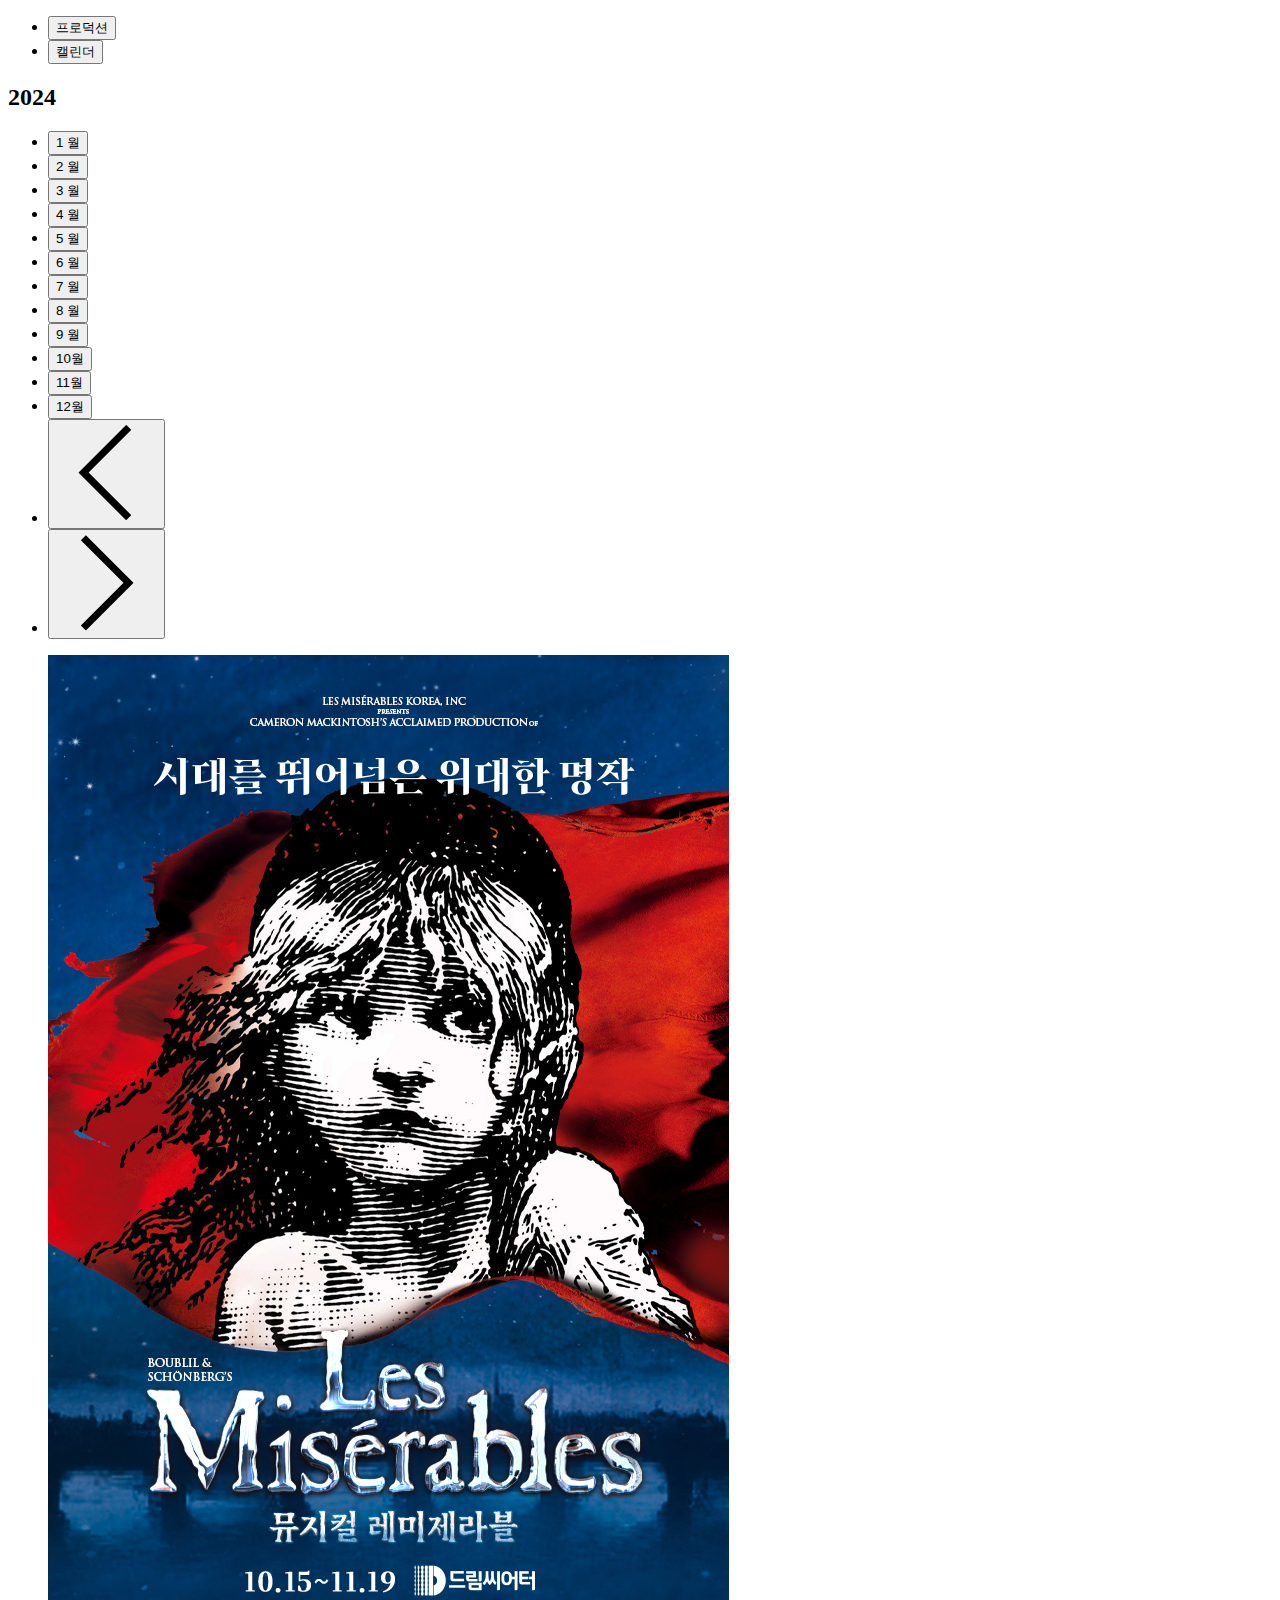
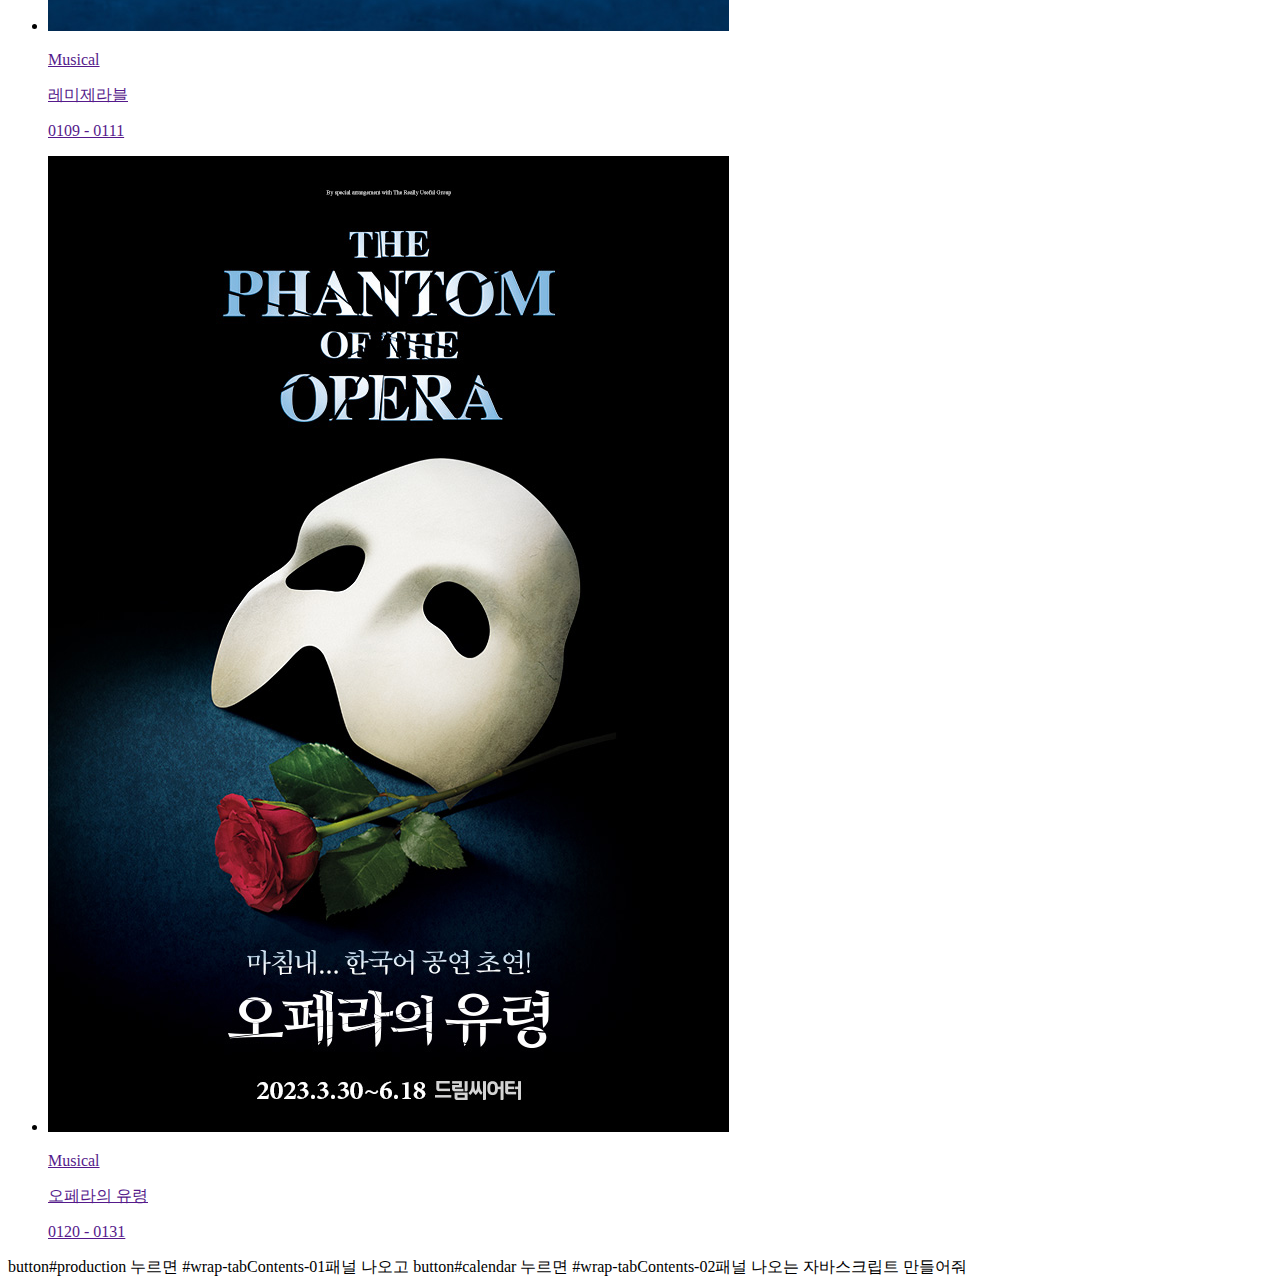
<file: prac.html>
<!DOCTYPE html>
<html lang="en">
<head>
    <meta charset="UTF-8">
    <meta name="viewport" content="width=device-width, initial-scale=1.0">
    <title>Document</title>
</head>
<body>
    <!-- 프로덕션 & 캘린더 -->
    <section class="section01">
        <!-- 프로덕션/캘린더 탭 내비 -->
        <div class="overviewNavi">
            <ul class="overview-tabs" role="tablist" aria-labelledby="year">
                <li>
                    <button id="production" role="tab" aria-controls="wrap-tabContents-01" aria-selected="false">
                        <i class="fa-solid fa-masks-theater"></i>프로덕션
                    </button>
                </li>
                <li>
                    <button id="calendar" role="tab" aria-controls="wrap-tabContents-02" aria-selected="false">
                        <i class="fa-regular fa-calendar"></i>캘린더
                    </button>
                </li>
            </ul>
        </div>
        <!-- 월(月) 탭 내비 -->
        <div class="monthNavi">
            <h2 id="year">2024</h2>
            <ul class="month-tabs" role="tablist" aria-labelledby="year">
                <li><button id="tab-1"  role="tab" aria-controls="tabPanel-cal-01"  aria-selected="false"> <span>1</span> 월</button></li>
                <li><button id="tab-2"  role="tab" aria-controls="tabPanel-cal-02"  aria-selected="false"><span>2</span> 월</button></li>
                <li><button id="tab-3"  role="tab" aria-controls="tabPanel-cal-03"  aria-selected="false"><span>3 </span>월</button></li>
                <li><button id="tab-4"  role="tab" aria-controls="tabPanel-cal-04"  aria-selected="false"><span>4 </span>월</button></li>
                <li><button id="tab-5"  role="tab" aria-controls="tabPanel-cal-05"  aria-selected="false"><span>5 </span>월</button></li>
                <li><button id="tab-6"  role="tab" aria-controls="tabPanel-cal-06"  aria-selected="false"><span>6 </span>월</button></li>
                <li><button id="tab-7"  role="tab" aria-controls="tabPanel-cal-07"  aria-selected="false"><span>7 </span>월</button></li>
                <li><button id="tab-8"  role="tab" aria-controls="tabPanel-cal-08"  aria-selected="false"><span>8 </span>월</button></li>
                <li><button id="tab-9"  role="tab" aria-controls="tabPanel-cal-09"  aria-selected="false"><span>9 </span>월</button></li>
                <li><button id="tab-10" role="tab" aria-controls="tabPanel-cal-10" aria-selected="false"><span>10</span>월</button></li>
                <li><button id="tab-11" role="tab" aria-controls="tabPanel-cal-11" aria-selected="false"><span>11</span>월</button></li>
                <li><button id="tab-12" role="tab" aria-controls="tabPanel-cal-12" aria-selected="false"><span>12</span>월</button></li>
                <li><button id="tab-prev" role="button" class="arr"><img src="./image/prev.png" alt="이전"></button></li>
                <li><button id="tab-next" role="button" class="arr"><img src="./image/next.png" alt="다음"></button></li>
            </ul>
        </div>
        <!-- 프로덕션 탭 패널 -->
        <div id="wrap-tabContents-01" aria-labelledby="production">
            <ul class="boxView" >
                <li>
                    <a class="poster" href="">
                        <img src="./image/레미제라블.jpg" alt="">
                        <div>
                            <p>Musical</p>
                            <p>레미제라블</p>
                            <p>0109 - 0111</p>
                        </div>
                    </a>
                </li>
                <li>
                    <a class="poster" href="">
                        <img src="./image/phantom.jpg" alt="">
                        <div>
                            <p>Musical</p>
                            <p>오페라의 유령</p>
                            <p>0120 - 0131</p>
                        </div>
                    </a>
                </li>
            </ul>
            <ul>

            </ul>
        </div>
        <!-- 캘린더 탭 패널 -->
        <div id="wrap-tabContents-02" role="tabpanel"  tabindex="0" aria-labelledby="calendar">
            <ul id="tabPanel-cal-01" hidden role="tabpanel"  tabindex="0" aria-labelledby="tab-1">
                <li class="day-list">
                    <a href="">
                        <div class="date">
                            <p>1월</p>
                            <p>20:00 (토)</p>
                        </div>
                        <div class="playttl">
                            <p>뮤지컬 <레미제라블></p>
                        </div>
                        <div class="book-btn">
                            <img class="black" src="./image/ticket-black.png" alt="티켓 아이콘">
                            <img class="white" src="./image/ticket-white.png" alt="티켓 아이콘">
                        </div>
                    </a>
                </li>
            </ul>
            <ul>

            </ul>
        </div>
    </section>
    button#production 누르면 #wrap-tabContents-01패널 나오고
    button#calendar 누르면 #wrap-tabContents-02패널 나오는 자바스크립트 만들어줘

</body>
</html>
</file>
<file: css/media.css>
/* media query */
/* https://devfacts.com/media-queries-breakpoints/ */

/* .month-tabs {
   display: grid;
   grid-template-columns: repeat(6, 1fr);
} */

/* 화면너비 1920px */
@media screen and (max-width: 1920px) {
   /* 학교 컴퓨터 */
}

/* 화면너비 1680px */
@media screen and (max-width: 1680px) {
   /* 레노버 */
   .month-tabs li {
      height: 70px;
   }
   .month-tabs li button {
      padding: 0 1.45em;
   }
   #notice .notice-container {
      padding: 4.5% 5.2%;
   }
}

/* 화면너비 1440px */
@media screen and (max-width: 1440px) {
   /* lg그램 */
   /* 헤더 */
   #check:checked ~ nav label .close-btn {
      font-size: 37px;
   }
   #check:checked ~ nav .menu-bars .menu-bar > a {
      font-size: 1.4rem;
   }
   #check:checked ~ nav .dropdown-menu > ul > li > a {
      font-size: 1.1rem;
   }
   .menu-bars .menu-bar > a {
      font-size: 1.2rem;
      font-weight: 400;
   }
   nav .menu-bar .dropdown-menu {
      width: 11em;
   }
   .dropdown-menu ul li a {
      font-size: 1rem;
   }
   .main-info button {
      font-size: 0.9rem;
   }

   .overview-tabs button {
      font-size: 1.3rem;
   }
   .overview-filters button {
      font-size: 1.1rem;
   }
   .monthNavi > h3 {
      font-size: 1.65rem;
   }
   .monthNavi .arr img {
      width: 17px;
   }
   .month-tabs li button {
      font-size: 1rem;
   }
   .calContent .date p {
      font-size: 1.15rem;
   }
   .calContent .playttl > p {
      font-size: 1.13rem;
   }
   .calContent a:hover .playttl p {
      font-size: 1.05rem;
   }

   .service li a {
      font-size: 1.15rem;
   }
   #info .txt .cont {
      font-size: 1.35rem;
   }

   footer .addrArea address {
      font-size: 0.91rem;
   }
   footer .addrArea {
      gap: 2%;
      padding: 4%;
   }
}

/* 화면너비 1200px */
@media screen and (max-width: 1200px) {
   .overview-tabs button {
      font-size: 1.2rem;
   }
   .overview-filters button {
      font-size: 1rem;
   }
   .monthNavi > h3 {
      font-size: 1.4rem;
   }
   .month-tabs li button {
      font-size: 0.9rem;
   }
   .month-tabs li {
      height: 60px;
   }
   .monthNavi .arr img {
      width: 13px;
   }

   footer .addrArea .link {
      display: none;
   }
   footer .info a {
      vertical-align: baseline;
   }
}

/* 태블릿 992px */
@media screen and (max-width: 992px) {
   nav .menu-bars {
      display: none;
   }
   label {
      font-size: 1.4rem;
   }
   .menu-bars .menu-bar > a {
      font-size: 1.1rem;
   }
   nav img {
      width: 30px;
   }
   .lang a {
      font-size: 0.8rem;
   }
   #check:checked ~ nav .menu-bars {
      flex-direction: column;
   }
   #check:checked ~ nav .menu-bars .menu-bar {
      width: 100%;
   }
   #check:checked ~ nav .dropdown-menu {
      display: none;
   }
   .monthNavi > h3 {
      font-size: 1.1rem;
   }
   .overview-tabs button {
      font-size: 1.1rem;
   }
   .overview-filters button {
      font-size: 0.9rem;
   }
   .monthNavi {
      flex-wrap: wrap;
   }
   .monthNavi > h3 {
      width: 100%;
      padding: 1.2% 0;
      border-bottom: 1px solid #7e7e7e;
      font-size: 1.25rem;
      text-align: center;
   }
   .month-tabs {
      justify-content: center;
      margin: 0 auto;
   }
   .month-tabs li:last-child {
      border-right: 1px solid #7e7e7e;
   }
   .month-tabs li.arr-next,
   .month-tabs li.arr-prev {
      display: none;
   }
   .month-tabs li button {
      padding: 0 1.55em;
   }
   .pdContent {
      padding: 4em 0;
   }
   .pdContent .poster {
      width: 300px;
   }

   .poster > .overlay > p:nth-child(2) {
      font-size: 1.5rem;
   }
   .poster > .overlay > p:nth-child(3) {
      font-size: 1.3rem;
   }
   .poster > .overlay > button {
      font-size: 0.9rem;
      background: #ffb701;
   }

   .calContent .date p {
      font-size: 1.1rem;
   }
   .calContent .playttl > p {
      font-size: 1rem;
   }
   .calContent a:hover .playttl p {
      font-size: 1rem;
   }

   .service li a {
      font-size: 1.05rem;
   }

   /* 인포 */

   #info .info_inr {
      width: 100%;
      flex-direction: column-reverse;
   }
   .info_inr ul {
      gap: 1.5%;
   }
   .info_inr .n_list {
      width: 100%;
   }

   .info_inr .n_list li {
      width: 31%;
      height: 23rem;
      margin-left: 0;
   }

   /* .info_inr .n_list li:first-child {
      margin-left: 1.5%;
   } */

   .info_inr .notice {
      display: flex;
      flex-direction: row-reverse;
      justify-content: flex-end;
      margin: 0;
   }
   .info_inr .notice h4 {
      font-size: 2.05rem;
      padding: 0 0 0.5em 1em;
   }
   .info_inr .notice {
      padding-top: 0;
   }
   #info .txt .cont {
      font-size: 1.25rem;
   }

   footer .info a {
      font-size: 0.8rem;
   }
   footer .addrArea address {
      font-size: 0.8rem;
   }
   footer > .ft-container {
      width: 95%;
   }
   footer .ft-container > p {
      font-size: 13.5px;
      margin: 0 25px;
   }
}

/* 화면너비 768px */
@media screen and (max-width: 768px) {
   .logo img {
      width: 180px;
   }
   .overview-tabs button {
      margin-right: 1em;
   }
   .overview-filters button {
      margin: 0 1em;
   }
   .monthNavi > h3 {
      font-size: 1.2rem;
   }
   .month-tabs li button {
      font-size: 0.95rem;
   }
   .month-tabs li button {
      padding: 0 1em;
   }
   .vacant {
      color: #fff;
      font-size: 1.1rem;
   }
   .calContent .date {
      width: 30%;
   }
   .calContent .date p:first-child {
      width: 60%;
   }
   .calContent .date p {
      font-size: 1rem;
   }
   .calContent .playttl {
      width: 60%;
   }

   .calContent .playttl > p {
      font-size: 0.9rem;
   }
   .calContent a:hover .playttl p {
      font-size: 0.9rem;
   }

   .service {
      width: 70%;
      margin: 5% auto;
   }
   .service ul {
      flex-wrap: wrap;
   }
   .service ul li {
      flex-basis: 45%;
      margin: 8% 0;
   }
   .service li a {
      font-size: 1.15rem;
   }

   /* 인포 */
   #info .day {
      margin: 0 0 0 6%;
   }
   #info .day .day-num {
      font-size: 2.5rem;
   }
   #info .day .day-month {
      font-size: 1.06rem;
   }
   .info_inr .n_list ul {
      display: block;
   }
   .info_inr .n_list li {
      width: 97%;
      height: 220px;
      margin: 1.5%;
      flex-direction: row;
   }
   .info_inr .n_list li:first-child {
      margin-left: 1.5%;
   }
   #info .txt {
      width: 50%;
   }

   #info .txt .cont {
      padding-top: 20%;
      padding-left: 15%;
      border-top: none;
   }
   .n_list .day {
      width: 18%;
   }
   .cont-bar:before {
      content: "";
      position: absolute;
      display: inline-block;
      width: 1px;
      height: 167px;
      top: 20%;
      left: 0;
      background: #dfdfdf;
   }
}

/* 모바일 600px */
@media screen and (max-width: 600px) {
   #landing-wrap {
      height: 70vh;
   }
   nav {
      padding: 1rem 2rem;
   }
   .main-info {
      left: 5%;
   }

   /* .logo > a {
      width: 10rem;
   } */

   .overviewNavi {
      width: 100%;
      display: block;
      padding: 0;
      margin-top: 1%;
   }
   .overview-tabs {
      justify-content: center;
      gap: 1%;
   }
   .overview-tabs button {
      margin-right: 0;
   }
   .overview-filters {
      display: none;
   }

   .month-tabs {
      display: grid;
      grid-template-columns: repeat(6, 1fr);
   }
   .month-tabs li {
      height: 55px;
   }
   .month-tabs li.july {
      border-left: 1px solid #7e7e7e;
   }

   .pdContent {
      flex-direction: column;
      align-items: center;
      padding: 3em 0;
   }
   .pdContent .poster {
      width: 240px;
   }
   .pdContent .poster:first-child {
      margin-bottom: 5%;
   }

   .poster > .overlay > p:nth-child(1) {
      font-size: 0.8rem;
   }
   .poster > .overlay > p:nth-child(2) {
      font-size: 1.1rem;
   }
   .poster > .overlay > p:nth-child(3) {
      font-size: 1rem;
   }
   .poster > .overlay > button {
      font-size: 0.7rem;
   }
   .calContent > a {
      padding: 1.2rem 0.2em;
   }
   .calContent .playttl {
      width: 65%;
   }
   .calContent .date p:first-child {
      width: 70%;
   }
   .book-btn {
      display: none;
   }

   .service li a {
      font-size: 0.9rem;
   }

   .notice-container h4 {
      font-size: 1.5rem;
   }

   /* 인포 */
   #info {
      margin-top: 0;
   }
   #info .day .day-num {
      font-size: 2.2rem;
   }
   #info .day .day-month {
      font-size: 0.9rem;
   }
}

/* 화면너비 480px */
@media screen and (max-width: 480px) {
   .logo img {
      width: 160px;
   }
   nav {
      padding: 1rem 1.5rem;
   }
   .main-info {
      bottom: 15%;
   }
   .main-info h2 {
      font-size: 2.15rem;
   }
   .main-info p {
      font-size: 1.6rem;
   }

   .pdContent .poster {
      width: 230px;
   }
   .poster > .overlay > p:nth-child(1) {
      font-size: 0.7rem;
   }
   .poster > .overlay > p:nth-child(2) {
      font-size: 1rem;
   }
   .poster > .overlay > p:nth-child(3) {
      font-size: 0.9rem;
   }
   .poster > .overlay > button {
      font-size: 0.6rem;
   }

   .calContent .date p {
      font-size: 0.9rem;
   }
   .calContent .playttl > p {
      font-size: 0.85rem;
   }
   .calContent a:hover .playttl p {
      font-size: 0.85rem;
   }

   .service {
      margin: 8% auto;
   }

   /* 인포 */
   .info_inr .notice h4 {
      padding-top: 0.5em;
      font-size: 1.85rem;
   }
   .info_inr .n_list li {
      height: 18.5rem;
      flex-direction: column;
      width: 95%;
      margin: 1.5% auto;
   }
   .info_inr .n_list li:first-child {
      margin-left: 2.5%;
   }
   #info .day {
      margin: 9% 0 0 9%;
   }
   #info .txt {
      width: 65%;
   }
   #info .txt .cont {
      padding: 13% 0 0 3%;
      font-size: 1.2rem;
      border-top: 1px solid #333;
   }
   .cont-bar:before {
      width: 0;
      height: 0;
   }

   footer .info {
      padding: 1.6% 0;
   }
   footer .addrArea {
      flex-direction: column;
      align-items: flex-start;
   }
   footer .addrArea .logo-footer {
      margin: 5% 0;
   }
}

/* 화면너비 375px */
@media screen and (max-width: 375px) {
   .main-info h2 {
      font-size: 2rem;
   }
   .main-info p {
      font-size: 1.4rem;
   }
}
/* 화면너비 0~320px */
@media screen and (max-width: 320px) {
   .main-info h2 {
      font-size: 1.8rem;
   }
   .main-info p {
      font-size: 1.25rem;
   }
   .main-info button {
      font-size: 0.7rem;
   }

   .month-tabs li button {
      padding: 0 0.8em;
   }
   .month-tabs li button {
      font-size: 0.9rem;
   }

   .pdContent em {
      font-size: 0.65rem;
   }
   .pdContent .poster {
      width: 210px;
   }
   .poster > .overlay > p:nth-child(1) {
      font-size: 0.6rem;
   }
   .poster > .overlay > p:nth-child(2) {
      font-size: 1rem;
   }
   .poster > .overlay > p:nth-child(3) {
      font-size: 0.8rem;
   }
   .poster > .overlay > button {
      font-size: 0.6rem;
   }
   #info .day {
      margin: 10% 0 0 12%;
   }
}
</file>
<file: css/header.css>
@charset "UTF-8";
@import url("./reset.css");
</file>
<file: css/style.css>
@charset "UTF-8";
@import url(./reset.css);

/* 레이아웃 */
body {
   width: 100%;
   overflow-x: hidden;
}
#landing-wrap,
header,
main,
section,
footer {
   width: 100%;
}
.hidden {
   display: none;
}
/* 랜딩 페이지 */
#landing-wrap {
   height: 100vh;
   position: relative;
}

/* 헤더 - 햄버거 메뉴 */
#check {
   z-index: 2;
   display: none;
}
label .close-btn {
   display: none;
}
#check:checked ~ nav .menu-bars {
   padding-top: 10%;
   z-index: 2;
   position: fixed;
   background: rgba(48, 48, 48, 0.9);
   top: 0%;
   bottom: 0;
   left: 0%;
   right: 0;
   display: flex;
   justify-content: center;
   align-items: flex-start;
   gap: 4%;
}
#check:checked ~ nav .menu-bars .menu-bar {
   width: 15%;
}
#check:checked ~ nav .menu-bars .menu-bar > a {
   font-size: 1.8rem;
}
#check:checked ~ nav .dropdown-menu {
   display: block;
}
#check:checked ~ nav .dropdown-menu > ul > li > a {
   display: block;
   text-align: center;
   font-size: 1.3rem;
   font-weight: 300;
}
#check:checked ~ nav label .menu-btn {
   display: none;
}
#check:checked ~ nav label .close-btn {
   z-index: 3;
   display: block;
   position: fixed;
   top: 5%;
   right: 5%;
   color: #fff;
   font-size: 50px;
}
label {
   display: block;
   font-size: 1.57rem;
   cursor: pointer;
   color: #fff;
}

/* 헤더 */
#hd {
   z-index: 10;
   position: absolute;
   top: 0;
   left: 0;
}
#nav-menu.slidedown {
   position: fixed;
   top: 0;
   left: 0;
   width: 100%;
   background: rgba(0, 0, 0, 0.95);
   animation: slidedown 0.4s forwards;
}
@keyframes slidedown {
   form {
      top: -250px;
   }
   to {
      top: 0;
      box-shadow: 0 2px 8px 0 rgba(0, 0, 0, 0.2);
   }
}
#hd .hd_top {
   width: 100%;
   display: flex;
   justify-content: center;
   align-items: center;
   border-bottom: 1px solid #ffffff20;
}
/* 헤더 > 로고 */
.logo {
   padding: 25px 0;
}
.logo img {
   display: block;
   width: 200px;
}
/* 헤더 > 내비 */
nav {
   display: flex;
   justify-content: space-between;
   align-items: center;
   padding: 1rem 3rem;
}
nav img {
   width: 33px;
}
nav .menu-btn {
   display: block;
}
nav .menu-bars {
   display: flex;
   justify-content: center;
   align-items: center;
   text-align: center;
}
.menu-bar {
   position: relative;
   padding: 1em 1.7em;
}
.menu-bar > a {
   color: #fff;
   font-size: 1.4rem;
   font-weight: 400;
   padding-bottom: 2em;
}

nav .menu-bar .dropdown-menu {
   width: 15em;
   display: none;
   border-radius: 10px;
   position: absolute;
   left: 50%;
   transform: translateX(-50%);
   top: 100%;
   z-index: 5;
   background-color: #222;
   box-shadow: 0px 0px 20px -9px rgba(0, 0, 0, 0.5);
}
nav .menu-bars .menu-bar:hover .dropdown-menu {
   display: block;
}
.dropdown-menu ul {
   padding: 1em 0;
}
.dropdown-menu ul li {
   padding: 0.5em 0;
}
.dropdown-menu ul li a {
   color: #fff;
   font-size: 1.2rem;
   font-weight: 400;
   padding: 0.5em 0;
}
.dropdown-menu ul li:hover a {
   color: #ffb701;
}
.icon-bar {
   display: flex;
   align-items: center;
}
.icon-bar li {
   padding: 0 10px;
}
.icon-bar li:last-child {
   padding-right: 0;
}
.lang {
   border-radius: 1.5rem;
   border: 1px solid rgba(255, 255, 255, 0.2);
   box-shadow: 0px 0px 4px 0px rgba(255, 255, 255, 0.5);
   margin-right: 10px;
}
.lang a {
   display: block;
   color: #fff;
   padding: 0.5rem 0.6rem;
   font-size: 0.9rem;
   font-weight: 600;
   line-height: normal;
}

/* 메인 비주얼 */
.slide {
   width: 100%;
   height: 100%;
   position: absolute;
   top: 0;
   left: 0;
   opacity: 0;
}
.slide.active {
   opacity: 1;
}
.slide > img {
   width: 100%;
   height: 100%;
   object-fit: cover;
   z-index: -10;
}

.indicators {
   position: absolute;
   top: 50%;
   transform: translateY(-50%);
   right: 2%;
   z-index: 0;
}
.indicator {
   list-style: none;
   width: 15px;
   height: 15px;
   border-radius: 50%;
   background-color: #fff;
   cursor: pointer;
   margin: 70% 0;
}
.indicator.active {
   background-color: #ffb701;
   box-shadow: 0 0 2px rgba(0, 0, 0, 0.75);
}
.main-info {
   color: #fff;
   position: absolute;
   bottom: 15%;
   left: 10%;
}
.main-info h2 {
   font-size: 2.3rem;
   font-weight: 500;
   opacity: 0;
   transform: translateY(1rem);
   animation: FadeInUp 1s ease-in-out 1 forwards;
   animation-delay: 0.65s;
   transition: 0s;
}
.main-info p {
   font-size: 1.9rem;
   font-weight: 400;
   font-family: "Montserrat", sans-serif;
   margin: 5px 0 25px;
   opacity: 0;
   transform: translateY(1rem);
   animation: FadeInUp 1s ease-in-out 1 forwards;
   animation-delay: 0.65s;
   transition: 0s;
}
.main-info > button {
   display: inline-block;
   position: relative;
   padding: 0.75em 2.5em 0.75em 1.25em;
   background-color: var(--white);
   border-radius: 1.5rem;
   color: #333;
   text-align: left;
   font-size: 1rem;
   font-weight: 600;
   opacity: 0;
   transform: translateY(1rem);
   animation: FadeInUp 1s ease-in-out 1 forwards;
   animation-delay: 0.95s;
   transition: 0s;
   z-index: 1;
   overflow: hidden;
}
.main-info > button::before {
   content: "";
   position: absolute;
   top: 0;
   right: 0;
   width: 0%;
   height: 100%;
   z-index: -1;
   background-color: var(--main-color);
   border-radius: 1.5rem;
   transition: 0.5s;
}

.main-info > button:hover::before {
   left: 0;
   width: 100%;
}

@keyframes FadeInUp {
   0% {
      opacity: 0;
      transform: translateY(1rem);
   }
   100% {
      opacity: 1;
      transform: translateY(0);
   }
}
.main-info button > img {
   width: 0.85em;
   position: absolute;
   top: 50.5%;
   right: 10%;
   transform: translateY(-50%);
}

/* 본문1 */
.section01 {
   margin: 0 auto;
}
/* 프로덕션 & 캘린더 */
.overviewNavi {
   width: 95%;
   margin: 0 auto;
   display: flex;
   justify-content: space-between;
   align-items: center;
   padding: 0.7% 0;
   margin-top: 2%;
}
.overview-tabs {
   display: flex;
   align-items: center;
}
.overview-tabs i {
   margin-right: 0.625em;
}
.overview-tabs button {
   font-size: 1.5rem;
   padding: 0.625em;
   margin-right: 1.875em;
}
.overview-filters {
   display: flex;
}
.overview-filters button {
   margin: 0 0.9em;
   font-size: 1.2rem;
   font-weight: 500;
   opacity: 0.6;
}
.overview-filters button:first-child {
   opacity: 1;
}
.overview-filters button:hover {
   opacity: 1;
}

.monthNavi {
   display: flex;
   justify-content: space-between;
   border-top: 1px solid #7e7e7e;
}
.monthNavi > h3 {
   margin: 0 auto;
   font-size: 2rem;
   font-weight: 600;
   /* font-family: "Red Hat Display", sans-serif; */
   font-family: "Montserrat", sans-serif;
   align-content: center;
}
.monthNavi .arr img {
   width: 22px;
}
.month-tabs {
   display: flex;
   align-items: center;
}
.month-tabs li {
   height: 75px;
   border-right: 1px solid #7e7e7e;
}
.month-tabs li:first-child {
   border-left: 1px solid #7e7e7e;
}
.month-tabs li:last-child {
   border-right: none;
}
.month-tabs li span {
   /* font-family: "Red Hat Display", sans-serif; */
   font-family: "Montserrat", sans-serif;
}
.month-tabs li button {
   font-size: 1.2rem;
   font-weight: 400;
   padding: 0 1.6em;
   width: 100%;
   height: 100%;
}
.month-tabs li button:hover {
   background: #ffb701;
}
/* .month-tabs #tab-8{
    color: #fff;
    background-color: #333;
} */
.month-tabs li .select {
   color: #fff;
   background-color: #222;
}
.month .move-btns {
   display: flex;
   align-items: center;
   justify-content: space-between;
   width: 10%;
}

.month .move-btns img {
   width: 28px;
}

/* (수정)테스트 - 탭 패널 */
.tabContents {
   background-color: #222;
}

.panelBox {
   background-color: #222;
}
.pdContent {
   display: flex;
   justify-content: center;
   gap: 5%;
   padding: 5.7em 0;
   overflow: hidden;
}
.vacant {
   color: #fff;
   font-size: 1.3rem;
   letter-spacing: 1px;
   padding: 13%;
}
.pdContent .poster {
   display: block;
   width: 350px;

   position: relative;
   overflow: hidden;
   border: 1.5px solid #333;
}
.pdContent em {
   display: inline-block;
   padding: 0.65em 0.85em;
   line-height: 1.3;
   position: absolute;
   top: 0;
   left: 0;
   background: #e3333e;
   color: #fff;
   z-index: 9;
   font-size: 0.75rem;
   font-weight: 400;
   letter-spacing: 0.1rem;
}
.pdContent .poster img {
   height: 100%;
   object-fit: cover;

   width: 100%;
   display: block;
   transition: transform 0.5s;
}
.pdContent .poster > .overlay {
   color: #fff;
   height: 0;
   width: 100%;
   position: absolute;
   left: 0;
   bottom: 0%;
   overflow: hidden;
   display: flex;
   align-items: center;
   justify-content: center;
   flex-direction: column;
   padding: 10px 20px;
   text-align: center;
   font-weight: 300;
   transition: height 0.5s;
   z-index: 9;
}
.poster > .overlay > p {
   overflow: hidden;
}
.poster > .overlay > p:nth-child(1) {
   margin-bottom: 3px;
   font-family: "Montserrat", sans-serif;
   font-weight: 300;
   letter-spacing: 0.15rem;
   border-bottom: 1px solid #ccc;
}
.poster > .overlay > p:nth-child(2) {
   font-size: 1.7rem;
   font-weight: 600;
   margin: 2.125em 0 0.625em;
}
.poster > .overlay > p:nth-child(3) {
   font-size: 1.5rem;
   font-weight: 300;
   font-family: "Montserrat", sans-serif;
   margin-bottom: 1.5em;
}
.poster > .overlay > button {
   overflow: hidden;
   font-size: 1rem;
   letter-spacing: 0.1rem;
   font-weight: 700;
   margin-top: 2em;
   padding: 0.938em 3.438em;
   border-radius: 0.3em;
   font-family: "Montserrat", sans-serif;
   background: #ffb701;
}
.poster:hover {
   border: 1.5px solid #fff;
   transition: 0.3s;
}
.poster:hover img {
   transform: scale(1.1);
   transition: 0.5s;
   filter: brightness(20%);
}
.poster:hover .overlay {
   height: 100%;
   transition: 0.3s;
}
.poster:hover em {
   display: none;
}

/* 캘린더 탭 패널 */
.calContent > a {
   display: flex;
   align-items: center;
   justify-content: flex-start;
   padding: 1.2rem 1rem;
   border-bottom: 1px solid #7e7e7e;
}
.calContent .date {
   width: 25%;
   display: flex;
   align-items: center;
   margin-left: 5%;
}
.calContent .date p {
   font-size: 1.35rem;
   font-weight: 600;
   font-family: "Montserrat", sans-serif;
   color: #fff;
   line-height: 1;
}
.calContent .date p:first-child {
   width: 55%;
}
.calContent a:hover {
   background-color: #ffb701;
   color: #000;
}
.calContent a:hover .date p {
   color: #000;
}
/* 공연 제목 */
.calContent .playttl {
   text-align: center;
   width: 55%;
}
.calContent .playttl > p {
   font-size: 1.33rem;
   font-weight: 200;
   display: inline-block;
   color: #fff;
   padding: 0 10px;
}
.calContent a:hover .playttl p {
   font-size: 1.3rem;
   font-weight: 600;
   color: #000;
   border-bottom: 1.5px solid #333;
}
.calContent .book-btn img {
   width: 37%;
}
/* 티켓예매 버튼 */
.book-btn {
   display: inline-block;

   text-align: center;
}
.book-btn img.black {
   display: none;
}
.calContent a:hover img.white {
   display: none;
}
.calContent a:hover img.black {
   display: inline-block;
}

/* 본문2 */
/* 주요 서비스 - 아이콘 형식*/
.service {
   width: 100%;
   margin: 10% auto;
}
.service ul {
   display: flex;
   justify-content: center;
}
.service ul li {
   margin: 0 4%;
}
.service li a {
   display: block;
   text-align: center;
   font-size: 1.3rem;
   font-weight: 500;
   color: #000;
}
.service li img {
   display: block;
   margin: 0 auto 1.25em;
   width: 2.3em;
}

/* 본문3 */
/* 인포 */
#info {
   width: 100%;
}
#info .info_inr {
   display: flex;
}
.info_inr .n_list {
   width: 85%;
}
.info_inr ul {
   display: flex;
   justify-content: center;
}
.info_inr .n_list li {
   width: 30%;
   height: 25rem;
   margin-left: 2%;
   display: flex;
   flex-direction: column;
   box-sizing: border-box;
   border: 1px solid #c0c0c0;
   position: relative;
}
.info_inr .n_list li:first-child {
   margin-left: 0;
}
.info_inr .notice {
   padding-top: 5.25em;
}
.info_inr .notice h4 {
   color: #222;
   font-weight: 600;
   font-size: 2.2rem;
}
#info .day {
   padding-bottom: 20px;
   display: flex;
   align-items: center;
   margin: 43px 0px 10px 45px;
}

#info .day .day-num {
   font-family: "Montserrat", sans-serif;
   font-size: 50px;
   font-weight: 600;
   color: #111;
   margin-right: 10px;
}
#info .day .day-month {
   font-family: "Montserrat", sans-serif;
   font-size: 20px;
   line-height: 1em;
   color: #111;
}

#info .txt {
   margin: 0 35px;
}

#info .txt .cont {
   font-size: 1.55rem;
   font-family: "Noto Sans KR";
   position: relative;
   padding-top: 1.75em;
   font-weight: 300;
   border-top: 1px solid #c0c0c0;
}
#info .txt .cont p {
   color: #111;
}
#info .n_btn {
   position: absolute;
   bottom: 20px;
   right: 20px;
}
#info .n_btn a {
   display: inline-block;
   text-align: center;
   padding: 0.625rem 0.7rem;
   background: #01182e;
}

#info .n_btn img {
   width: 1.5rem;
}
#info .more {
   position: relative;
}
/* 푸터 */
footer {
   margin-top: 5%;
}
footer .infoArea {
   width: 100%;
   border-bottom: 1px solid #000;
}
footer .info {
   display: flex;
   justify-content: center;
   flex-wrap: wrap;
   padding: 1.2% 0;
   background-color: #222;
}
footer .info li {
   padding: 0 3.5%;
}
footer .info a {
   font-size: 0.95rem;
   vertical-align: baseline;
   color: #fff;
   display: block;
}
footer > .ft-container {
   width: 90%;
   margin: 0 auto;
   border-left: 1px solid #7e7e7e;
   border-right: 1px solid #7e7e7e;
}
footer .addrArea {
   display: flex;
   align-items: center;
   justify-content: flex-start;
   gap: 2.5%;
   padding: 5%;
}
footer .addrArea address {
   font-size: 0.94rem;
   color: #888;
   flex-grow: 2;
}
footer .addrArea address p {
   margin-bottom: 5px;
}
footer .addrArea address p:last-child {
   margin-bottom: 0;
}
footer .addrArea address span {
   padding-right: 10px;
}
footer .addrArea .link a {
   display: inline-block;
   margin: 0 10px;
}

footer .ft-container > p {
   margin: 0 50px;
   padding: 2.5% 0;
   border-top: 1px solid #ccc;
   text-align: center;
   font-size: 15px;
   color: #555;
   /* font-family: "Montserrat", sans-serif; */
   font-family: "Red Hat Display", sans-serif;
   font-weight: 700;
}
</file>
